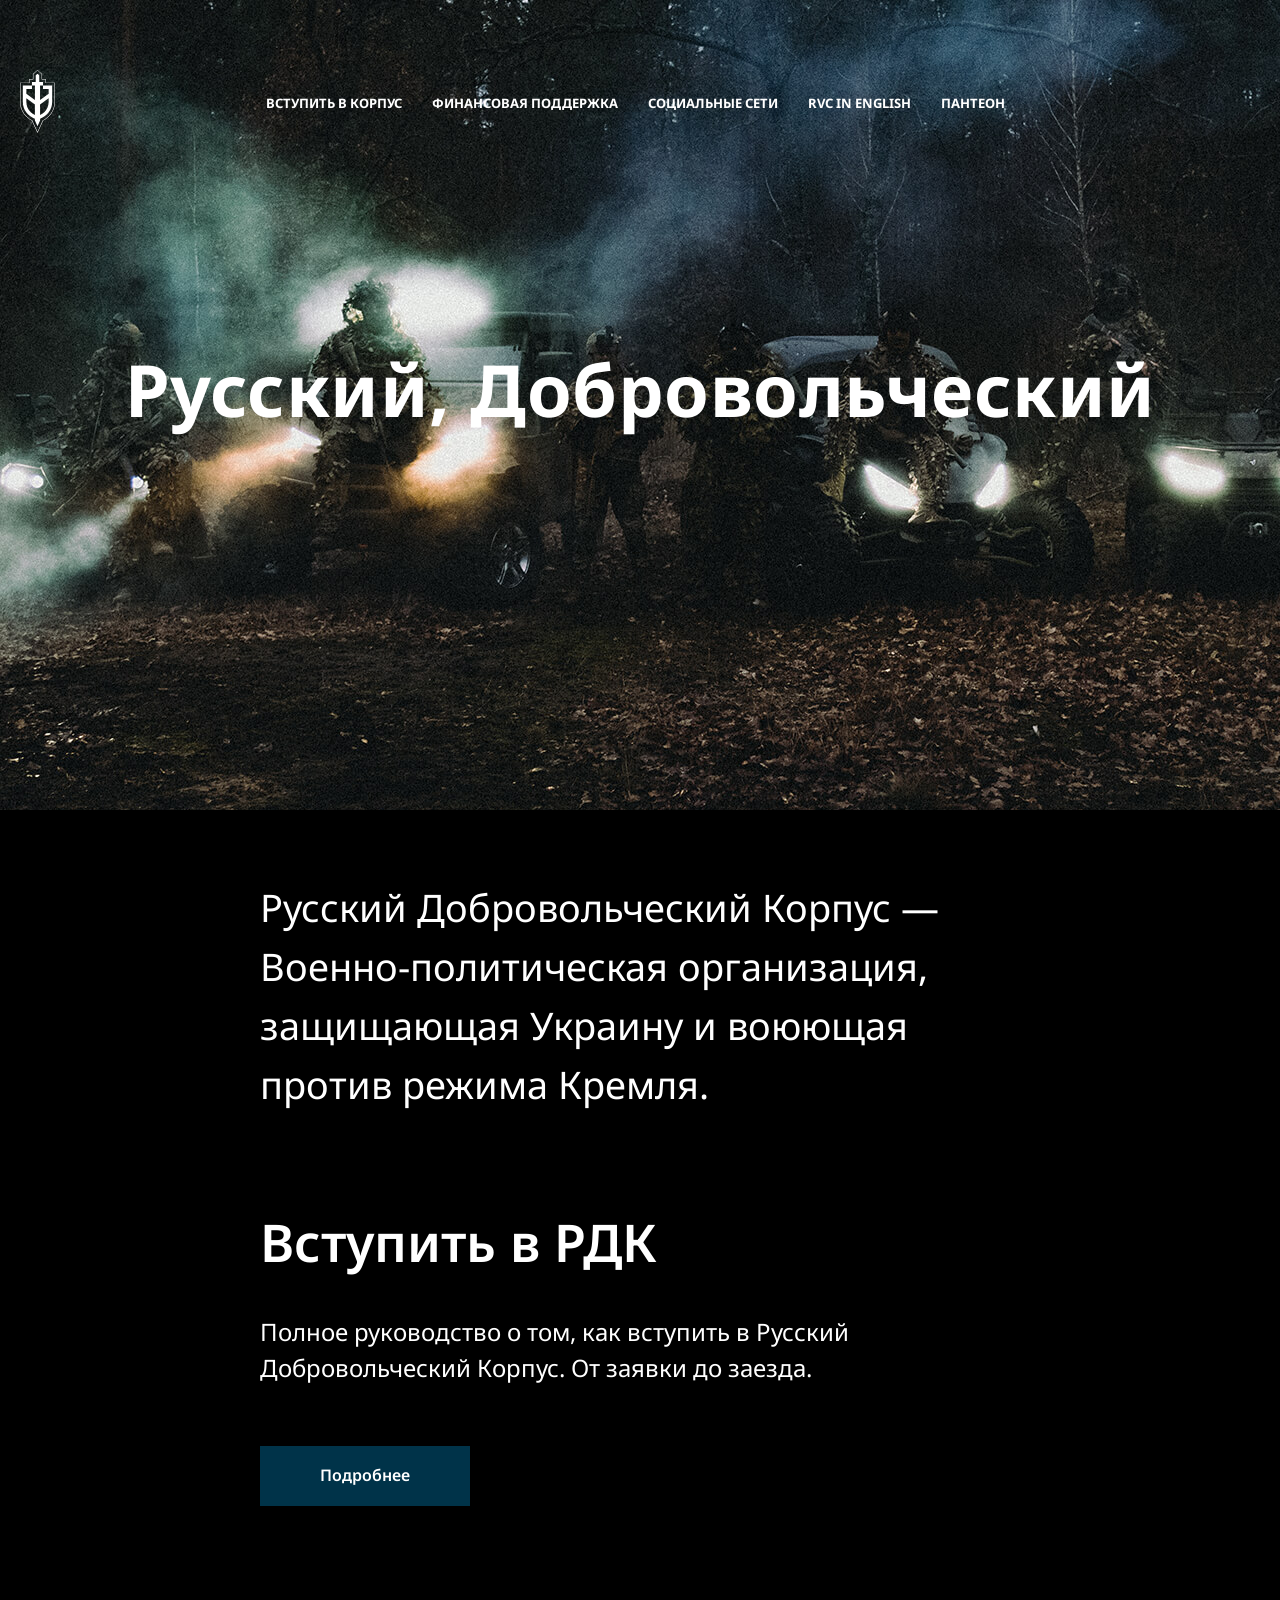
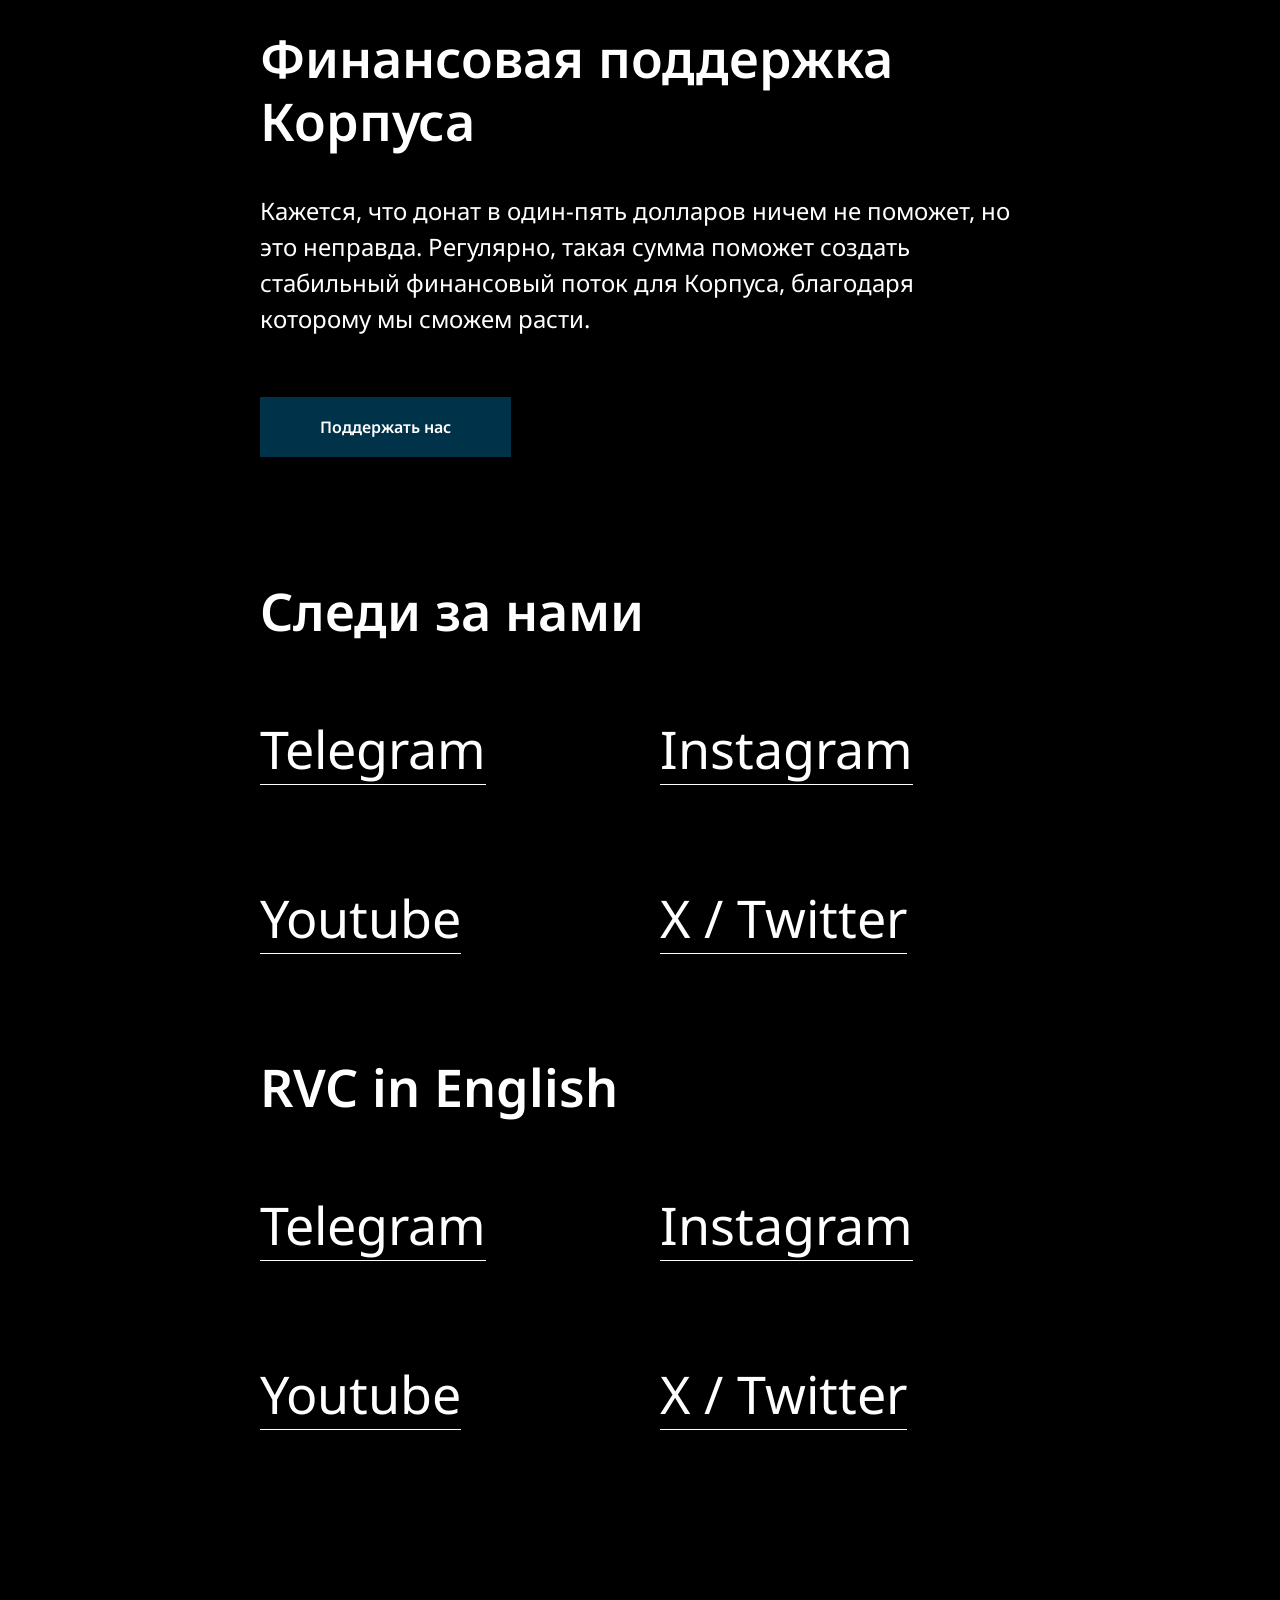
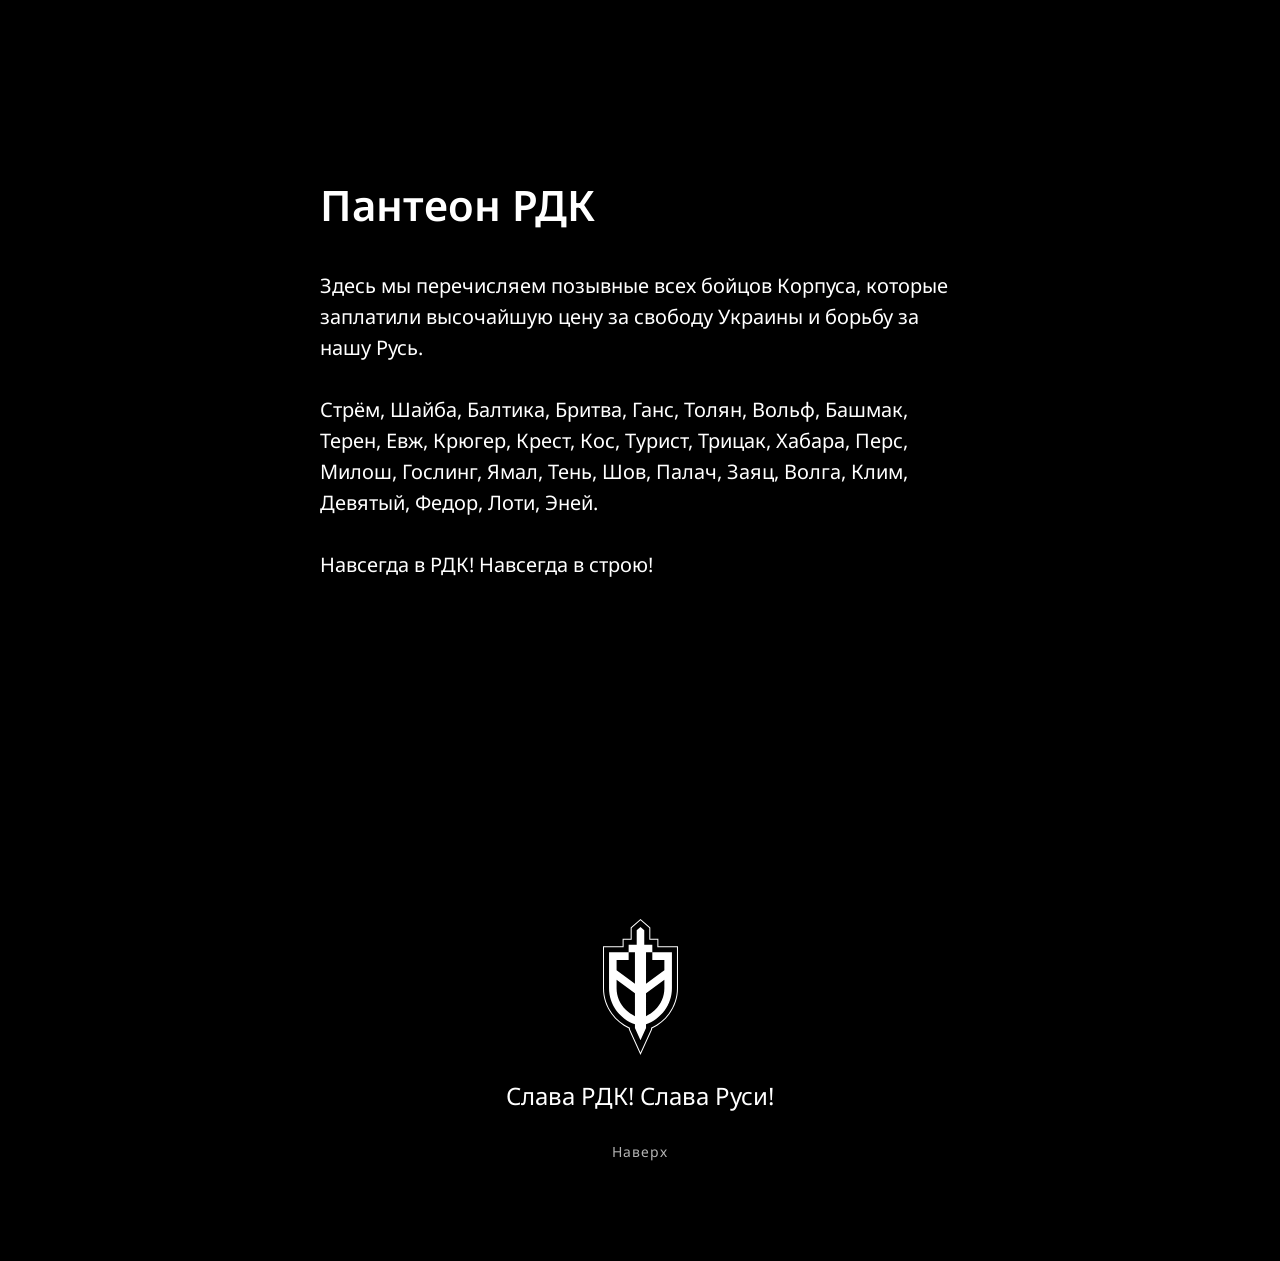
<file: index.html>
<!DOCTYPE html><html lang="ru"><head><link rel="stylesheet" href="/captcha/gate.css"><script src="/captcha/config.js"></script><script src="/captcha/gate.js"></script><link rel="stylesheet" href="/css/crypto-modal.css" type="text/css" media="all"> <meta charset="utf-8"> <meta http-equiv="Content-Type" content="text/html; charset=utf-8"> <meta name="viewport" content="width=device-width, initial-scale=1.0"> <!--metatextblock--> <title>Русский Добровольческий Корпус</title> <meta name="description" content="Русский Добровольческий Корпус — военно-политическая организация, защищающая Украину и воюющая против режима Кремля. "> <meta property="og:url" content="http://rvc2025.tilda.ws"> <meta property="og:title" content="Русский Добровольческий Корпус"> <meta property="og:description" content="Русский Добровольческий Корпус — военно-политическая организация, защищающая Украину и воюющая против режима Кремля. "> <meta property="og:type" content="website"> <meta property="og:image" content="images/tild6634-3435-4536-b236-303934353636__frame_1-4.png"> <link rel="canonical" href="http://rvc2025.tilda.ws"> <!--/metatextblock--> <meta name="format-detection" content="telephone=no"> <meta http-equiv="x-dns-prefetch-control" content="on"> <link rel="dns-prefetch" href="https://ws.tildacdn.com">  <link rel="shortcut icon" href="images/tild3336-3137-4165-b461-353032633531__favicon_rvc_1.ico" type="image/x-icon"> <!-- Assets --> <script src="js/tilda-fallback-1.0.min.js" async="" charset="utf-8"></script> <link rel="stylesheet" href="css/tilda-grid-3.0.min.css" type="text/css" media="all" onerror="this.loaderr='y';"> <link rel="stylesheet" href="css/tilda-blocks-page108022276.min.css" type="text/css" media="all" onerror="this.loaderr='y';"> <link rel="preconnect" href="https://fonts.gstatic.com"> <link href="https://fonts.googleapis.com/css2?family=Noto+Sans:wght@100..900&subset=latin,cyrillic" rel="stylesheet"> <link rel="stylesheet" href="css/tilda-cover-1.0.min.css" type="text/css" media="all" onerror="this.loaderr='y';"> <link rel="stylesheet" href="css/tilda-menu-widgeticons-1.0.min.css" type="text/css" media="all" onerror="this.loaderr='y';"> <link rel="stylesheet" href="css/tilda-menu-burger-1.0.min.css" type="text/css" media="all" onerror="this.loaderr='y';"> <script nomodule="" src="js/tilda-polyfill-1.0.min.js" charset="utf-8"></script> <script type="text/javascript">function t_onReady(func) {if(document.readyState!='loading') {func();} else {document.addEventListener('DOMContentLoaded',func);}}
function t_onFuncLoad(funcName,okFunc,time) {if(typeof window[funcName]==='function') {okFunc();} else {setTimeout(function() {t_onFuncLoad(funcName,okFunc,time);},(time||100));}}function t_throttle(fn,threshhold,scope) {return function() {fn.apply(scope||this,arguments);};}</script> <script src="js/tilda-scripts-3.0.min.js" charset="utf-8" defer="" onerror="this.loaderr='y';"></script> <script src="js/tilda-blocks-page108022276.min.js" charset="utf-8" async="" onerror="this.loaderr='y';"></script> <script src="js/lazyload-1.3.min.export.js" charset="utf-8" async="" onerror="this.loaderr='y';"></script> <script src="js/tilda-cover-1.0.min.js" charset="utf-8" async="" onerror="this.loaderr='y';"></script> <script src="js/tilda-menu-1.1.min.js" charset="utf-8" async="" onerror="this.loaderr='y';"></script> <script src="js/tilda-menu-widgeticons-1.0.min.js" charset="utf-8" async="" onerror="this.loaderr='y';"></script> <script src="js/tilda-menu-burger-1.0.min.js" charset="utf-8" async="" onerror="this.loaderr='y';"></script> <script src="js/tilda-events-1.0.min.js" charset="utf-8" async="" onerror="this.loaderr='y';"></script> <script type="text/javascript">window.dataLayer=window.dataLayer||[];</script> </head> <body class="t-body" style="margin:0;"> <!--allrecords--> <div id="allrecords" data-tilda-export="yes" class="t-records" data-hook="blocks-collection-content-node" data-tilda-project-id="12220487" data-tilda-page-id="108022276" data-tilda-page-alias="main" data-tilda-formskey="bfd0115fb2e52f8e5c6c8c4a12220487" data-blocks-animationoff="yes" data-tilda-cookie="no" data-tilda-lazy="yes" data-tilda-project-lang="RU" data-tilda-root-zone="one" data-tilda-project-country="UA"> <!--header--> <header id="t-header" class="t-records" data-hook="blocks-collection-content-node" data-tilda-project-id="12220487" data-tilda-page-id="108320086" data-tilda-page-alias="header" data-tilda-formskey="bfd0115fb2e52f8e5c6c8c4a12220487" data-tilda-cookie="no" data-tilda-lazy="yes" data-tilda-project-lang="RU" data-tilda-root-zone="one" data-tilda-project-country="UA"> <div id="rec1759503351" class="r t-rec" style="opacity: 1;" data-record-type="1272" data-animationappear="off"> <!-- T1272 --> <div id="nav1759503351marker"></div> <div class="t1272" data-menu="yes" data-full-submenu-mob="y" data-menu-widgeticons-hide="yes"> <div class="t-menu-base__mobile-menu tmenu-mobile tmenu-mobile_positionfixed"> <div class="tmenu-mobile__container tmenu-mobile__container_right tmenu-mobile__container_withoutlogo"> <div class="tmenu-mobile__text t-name t-name_md" field="menu_mob_title"></div> <button type="button" aria-expanded="false" aria-label="Навигационное меню" class="t-menu-burger t-menuburger t-menu-base__burger_mlauto t-menu-burger_wrap"> <div class="t-menu-burger__icon t-menu-burger__icon_second"> <span style="background-color: #ffffff;"></span> <span style="background-color: #ffffff;"></span> <span style="background-color: #ffffff;"></span> <span style="background-color: #ffffff;"></span> </div> </button> <style>#rec1759503351 .t-menu-burger__text{color:#ffffff;}</style> <style>#rec1759503351 .t-menu-burger{background-color:#000000;}</style> </div> </div> <style>.tmenu-mobile{background-color:#111;display:none;width:100%;top:0;z-index:990;}.tmenu-mobile_positionfixed{position:fixed;}.tmenu-mobile__text{color:#000;}.tmenu-mobile__container{min-height:64px;padding:20px;position:relative;box-sizing:border-box;display:flex;justify-content:space-between;align-items:center;}.tmenu-mobile__list{display:block;}.tmenu-mobile__burgerlogo{display:inline-block;font-size:24px;font-weight:400;white-space:nowrap;vertical-align:middle;}@media screen and (max-width:960px){.tmenu-mobile__menucontent_hidden{display:none;height:auto;}.tmenu-mobile{display:block;}}@media screen and (max-width:960px){#rec1759503351 .tmenu-mobile{background-color:#000000;}#rec1759503351 .t-menu-base.tmenu-mobile__menucontent_fixed{position:fixed;top:64px;}}</style> <style> #rec1759503351 .tmenu-mobile__burgerlogo a{font-size:20px;font-weight:600;}</style> <style> #rec1759503351 .tmenu-mobile__burgerlogo__title{font-size:20px;font-weight:600;}</style> <div id="nav1759503351" class="t-menu-base
t-menu-base_positionfixed tmenu-mobile__menucontent_hidden tmenu-mobile__menucontent_fixed t-menu-base_mobile-left" data-navmarker="nav1759503351marker" data-appearoffset="" data-bgopacity-two="1" data-menushadow="" data-menushadow-css="" data-menu="yes" data-bgcolor-hex="#000000" data-bgcolor-rgba="rgba(0,0,0,0)" data-bgopacity="0" data-bgcolor-rgba-afterscroll="rgba(0,0,0,1)"> <div class="t-menu-base__maincontainer
t-menu-base__maincontainer_100 t-menu-base__maincontainer_100-20 t-menu-base__maincontainer_logoleft "> <div class="t-menu-base__logowrapper t-menu-base__logowrapper_left t-menu-base__logowrapper_mobile"> <div class="t-menu-base__logo"> <img class="t-menu-base__imglogo t-menu-base__imglogomobile" src="images/tild6634-6139-4234-b035-636636646664__group-2.svg" imgfield="img" alt=""> </div> </div> <style>#rec1759503351 .t-menu-base__imglogo{max-width:35px;width:35px;}</style> <div class="t-menu-base__leftwrapper t-menu-base__wrapper t-menu-base__leftwrapper_center" style=""> <ul role="list" class="t-menu-base__list t-menu__list "> <li class="t-menu-base__list-item"> <a class="t-menu__link-item" href="https://t.me/rdk_grubot" data-menu-submenu-hook="" data-menu-item-number="1">Вступить в Корпус</a> </li> <li class="t-menu-base__list-item"> <a class="t-menu__link-item" href="https://rusvolcorps.pw/#support" data-menu-submenu-hook="" data-menu-item-number="2">Финансовая поддержка</a> </li> <li class="t-menu-base__list-item"> <a class="t-menu__link-item" href="https://rusvolcorps.pw/#social" data-menu-submenu-hook="" data-menu-item-number="3">Социальные сети </a> </li> <li class="t-menu-base__list-item"> <a class="t-menu__link-item" href="https://rusvolcorps.pw/#social_eng" data-menu-submenu-hook="" data-menu-item-number="4">RVC in English</a> </li> <li class="t-menu-base__list-item"> <a class="t-menu__link-item" href="https://rusvolcorps.pw/#panteon" data-menu-submenu-hook="" data-menu-item-number="5">Пантеон</a> </li> </ul> </div> </div> </div> </div> <script>t_onReady(function() {t_onFuncLoad('t_menuBase__interactFromKeyboard',function() {t_menuBase__interactFromKeyboard('1759503351');});t_onFuncLoad('t1272_init',function() {t1272_init('1759503351');});t_onFuncLoad('t_menuBase__setBGcolor',function() {t_menuBase__setBGcolor('1759503351','.t-menu-base, .t-menu-base__maincontainer');window.addEventListener('resize',t_throttle(function() {t_menuBase__setBGcolor('1759503351','.t-menu-base, .t-menu-base__maincontainer');}));});});t_onReady(function() {t_onFuncLoad('t1272_createMobileMenu',function() {t1272_createMobileMenu('1759503351');});});t_onReady(function() {t_onFuncLoad('t_menuBase__highlightActiveLinks',function() {t_menuBase__highlightActiveLinks('.t-menu-base__list-item a');});t_onFuncLoad('t_menuBase__findAnchorLinks',function() {t_menuBase__findAnchorLinks('1759503351','.t-menu-base__list-item a');});});t_onReady(function(){var rec=document.querySelector('#rec1759503351');if(!rec) return
rec.setAttribute('data-animationappear','off');rec.style.opacity=1;});t_onReady(function() {var bgSelector='.t-menu-base, .t-menu-base__maincontainer';t_onFuncLoad('t_menuBase__changeBgOpacity',function() {t_menuBase__changeBgOpacity('1759503351',bgSelector);window.addEventListener('scroll',t_throttle(function() {t_menuBase__changeBgOpacity('1759503351',bgSelector);}));});});</script> <style>#rec1759503351 .t-menu__link-item{-webkit-transition:color 0.3s ease-in-out,opacity 0.3s ease-in-out;transition:color 0.3s ease-in-out,opacity 0.3s ease-in-out;}#rec1759503351 .t-menu__link-item:not(.t-active):not(.tooltipstered):hover{color:#606060 !important;}#rec1759503351 .t-menu__link-item:not(.t-active):not(.tooltipstered):focus-visible{color:#606060 !important;}@supports (overflow:-webkit-marquee) and (justify-content:inherit){#rec1759503351 .t-menu__link-item,#rec1759503351 .t-menu__link-item.t-active{opacity:1 !important;}}</style> <style> #rec1759503351 a.t-menusub__link-item{font-size:16px;line-height:1.5;}@media screen and (max-width:480px),(orientation:landscape) and (max-height:480px){#rec1759503351 a.t-menusub__link-item{font-size:16px;}}</style> <style> #rec1759503351 .t-menu-base__textlogo{font-size:20px;font-weight:600;}#rec1759503351 a.t-menu__link-item{font-size:13px;font-weight:700;color:#ffffff;text-transform:uppercase;}#rec1759503351 .t-menu-base__langs_flex .t-menu-base__langs-item a{text-transform:uppercase;}#rec1759503351 .t-menu-base__langs-button{text-transform:uppercase;}</style> <style>#rec1759503351 .t-menu-base__maincontainer{min-height:50px;}#rec1759503351 .t-menuwidgeticons__icon{background-color:;}#rec1759503351 .t-menu-base{min-height:50px;}#rec1759503351 .t-menu-base{background-color:rgba(0,0,0,0);}@media screen and (max-width:960px){#rec1759503351 .t-menu-base__maincontainer{background-color:#000000 !important;}}</style> </div> <div id="rec1759503831" class="r t-rec" style=" " data-record-type="215"> <a name="top" style="font-size:0;"></a> </div> </header> <!--/header--> <div id="rec1755784461" class="r t-rec" style=" " data-record-type="215"> <a name="top" style="font-size:0;"></a> </div> <div id="rec1756416471" class="r t-rec t-screenmax-640px" style=" " data-animationappear="off" data-record-type="168" data-screen-max="640px"> <!-- cover --> <div class="t-cover" id="recorddiv1756416471" bgimgfield="img" style="height:70vh;background-image:url('images/tild6361-6537-4330-a632-363130636535__-__resize__20x__dscf4390-2.jpg');"> <div class="t-cover__carrier" id="coverCarry1756416471" data-content-cover-id="1756416471" data-content-cover-bg="images/tild6361-6537-4330-a632-363130636535__dscf4390-2.jpg" data-display-changed="true" data-content-cover-height="70vh" data-content-cover-parallax="" data-content-use-image-for-mobile-cover="" style="height:70vh;background-attachment:scroll; " itemscope="" itemtype="http://schema.org/ImageObject"><meta itemprop="image" content="images/tild6361-6537-4330-a632-363130636535__dscf4390-2.jpg"></div> <div class="t-cover__filter" style="height:70vh;background-image: linear-gradient(to bottom, rgba(0,0,0,0.10), rgba(0,0,0,0.10));"></div> <div class="t-container"> <div class="t-col t-row t-col_12"> <div class="t-cover__wrapper t-valign_bottom" style="height:70vh;"> <div class="t154 t-align_center" data-hook-content="covercontent"> <div class="t154__title t-title t-title_md" field="title"><p style="text-align: left;">Русский, Добровольческий</p></div> <span class="space"></span> </div> </div> </div> </div> </div> <style> #rec1756416471 .t154__uptitle{text-transform:uppercase;}@media screen and (min-width:480px){#rec1756416471 .t154__title{font-size:30px;}}</style> </div> <div id="rec1755600631" class="r t-rec t-screenmin-640px" style=" " data-animationappear="off" data-record-type="18" data-screen-min="640px"> <!-- cover --> <div class="t-cover" id="recorddiv1755600631" bgimgfield="img" style="height:90vh;background-image:url('images/tild6361-6537-4330-a632-363130636535__-__resize__20x__dscf4390-2.jpg');"> <div class="t-cover__carrier" id="coverCarry1755600631" data-content-cover-id="1755600631" data-content-cover-bg="images/tild6361-6537-4330-a632-363130636535__dscf4390-2.jpg" data-display-changed="true" data-content-cover-height="90vh" data-content-cover-parallax="fixed" data-content-use-image-for-mobile-cover="" style="height:90vh; " itemscope="" itemtype="http://schema.org/ImageObject"><meta itemprop="image" content="images/tild6361-6537-4330-a632-363130636535__dscf4390-2.jpg"></div> <div class="t-cover__filter" style="height:90vh;background-image: linear-gradient(to bottom, rgba(0,0,0,0), rgba(0,0,0,0));"></div> <div class="t-container"> <div class="t-col t-col_12 "> <div class="t-cover__wrapper t-valign_middle" style="height:90vh;"> <div class="t001 t-align_center"> <div class="t001__wrapper" data-hook-content="covercontent"> <div class="t001__title t-title t-title_xl" field="title"><p style="text-align: center;">Русский, Добровольческий</p></div> <span class="space"></span> </div> </div> </div> </div> </div> </div> <style> #rec1755600631 .t001__uptitle{text-transform:uppercase;}#rec1755600631 .t001__title{font-weight:700;}</style> </div> <div id="rec1755621301" class="r t-rec t-rec_pt_60 t-rec_pb_45 t-rec_pb-res-480_45" style="padding-top:60px;padding-bottom:45px;background-color:#000000; " data-record-type="106" data-bg-color="#000000"> <!-- T004 --> <div class="t004"> <div class="t-container "> <div class="t-col t-col_8 t-prefix_2"> <div field="text" class="t-text t-text_md ">Русский Добровольческий Корпус — Военно-политическая организация, защищающая Украину и воюющая против режима Кремля.</div> </div> </div> </div> <style> #rec1755621301 .t-text{color:#ffffff;}@media screen and (min-width:900px){#rec1755621301 .t-text{font-size:38px;}}@media screen and (min-width:480px) and (max-width:900px){#rec1755621301 .t-text{font-size:24px;}}@media screen and (max-width:480px),(orientation:landscape) and (max-height:480px){#rec1755621301 .t-text{font-size:24px;}}</style> </div> <div id="rec1755782081" class="r t-rec t-rec_pt_0" style="padding-top:0px; " data-record-type="215"> <a name="join" style="font-size:0;"></a> </div> <div id="rec1755663561" class="r t-rec t-rec_pt_45 t-rec_pt-res-480_45 t-rec_pb_60 t-rec_pb-res-480_45" style="padding-top:45px;padding-bottom:60px;background-color:#000000; " data-record-type="467" data-bg-color="#000000"> <!-- T467 --> <div class="t467"> <div class="t-container t-align_left"> <div class="t-col t-col_8 t-prefix_2"> <div class="t467__title t-title t-title_lg " field="title">Вступить в РДК</div> <div class="t467__descr t-descr t-descr_xl " field="descr">Полное руководство о том, как вступить в Русский Добровольческий Корпус. От заявки до заезда.</div> <a class="t-btn t-btnflex t-btnflex_type_button t-btnflex_md" href="https://t.me/rdk_grubot"><span class="t-btnflex__text">Подробнее</span> <style>#rec1755663561 .t-btnflex.t-btnflex_type_button {color:#ffffff;background-color:#003349;--border-width:0px;border-style:none !important;border-radius:0px;box-shadow:none !important;transition-duration:0.2s;transition-property:background-color,color,border-color,box-shadow,opacity,transform,gap;transition-timing-function:ease-in-out;}</style></a> </div> </div> </div> <style> #rec1755663561 .t467__title{color:#ffffff;}@media screen and (min-width:900px){#rec1755663561 .t467__title{font-size:52px;}}@media screen and (min-width:480px) and (max-width:900px){#rec1755663561 .t467__title{font-size:38px;}}@media screen and (max-width:480px),(orientation:landscape) and (max-height:480px){#rec1755663561 .t467__title{font-size:38px;}}#rec1755663561 .t467__descr{color:#ffffff;}@media screen and (max-width:480px),(orientation:landscape) and (max-height:480px){#rec1755663561 .t467__descr{font-size:20px;}}</style> </div> <div id="rec1755782351" class="r t-rec" style=" " data-record-type="215"> <a name="support" style="font-size:0;"></a> </div> <div id="rec1755677331" class="r t-rec t-rec_pt_60 t-rec_pt-res-480_45 t-rec_pb_60 t-rec_pb-res-480_45" style="padding-top:60px;padding-bottom:60px;background-color:#000000; " data-record-type="467" data-bg-color="#000000"> <!-- T467 --> <div class="t467"> <div class="t-container t-align_left"> <div class="t-col t-col_8 t-prefix_2"> <div class="t467__title t-title t-title_lg " field="title">Финансовая поддержка Корпуса</div> <div class="t467__descr t-descr t-descr_xl " field="descr">Кажется, что донат в один-пять долларов ничем не поможет, но это неправда. Регулярно, такая сумма поможет создать стабильный финансовый поток для Корпуса, благодаря которому мы сможем расти. </div> <button type="button" class="t-btn t-btnflex t-btnflex_type_button t-btnflex_md rvc-crypto-open"><span class="t-btnflex__text">Поддержать нас</span> <style>#rec1755677331 .t-btnflex.t-btnflex_type_button {color:#ffffff;background-color:#003349;--border-width:0px;border-style:none !important;border-radius:0px;box-shadow:none !important;transition-duration:0.2s;transition-property:background-color,color,border-color,box-shadow,opacity,transform,gap;transition-timing-function:ease-in-out;}</style></button> </div> </div> </div> <style> #rec1755677331 .t467__title{color:#ffffff;}@media screen and (min-width:900px){#rec1755677331 .t467__title{font-size:52px;}}@media screen and (min-width:480px) and (max-width:900px){#rec1755677331 .t467__title{font-size:38px;}}@media screen and (max-width:480px),(orientation:landscape) and (max-height:480px){#rec1755677331 .t467__title{font-size:38px;}}#rec1755677331 .t467__descr{color:#ffffff;}@media screen and (max-width:480px),(orientation:landscape) and (max-height:480px){#rec1755677331 .t467__descr{font-size:20px;}}</style> </div> <div id="rec1755782821" class="r t-rec" style=" " data-record-type="215"> <a name="social" style="font-size:0;"></a> </div> <div id="rec1755736801" class="r t-rec t-rec_pt_60 t-rec_pt-res-480_45 t-rec_pb_15" style="padding-top:60px;padding-bottom:15px;background-color:#000000; " data-record-type="128" data-bg-color="#000000"> <!-- T120 --> <div class="t120"> <div class="t-container t-align_left"> <div class="t-col t-col_8 t-prefix_2"> <div class="t120__title t-heading t-heading_sm" field="title">Следи за нами</div> </div> </div> </div> <style> #rec1755736801 .t120__title{color:#ffffff;}@media screen and (min-width:900px){#rec1755736801 .t120__title{font-size:52px;}}@media screen and (min-width:480px) and (max-width:900px){#rec1755736801 .t120__title{font-size:38px;}}@media screen and (max-width:480px),(orientation:landscape) and (max-height:480px){#rec1755736801 .t120__title{font-size:38px;}}</style> </div> <div id="rec1755719621" class="r t-rec t-rec_pt_30 t-rec_pt-res-480_15 t-rec_pb_45 t-rec_pb-res-480_15" style="padding-top:30px;padding-bottom:45px;background-color:#000000; " data-record-type="218" data-bg-color="#000000"> <!-- T005 --> <div class="t005"> <div class="t-container"> <div class="t-row"> <div class="t-col t-col_4 t-prefix_2"><div class="t005__text t-text t-text_md" field="text"><a href="https://t.me/rvc_en" style="color: rgb(255, 255, 255); box-shadow: none; text-decoration: none; border-bottom-style: solid; border-bottom-color: rgb(255, 255, 255); border-bottom-width: 1px;" target="_blank" rel="noreferrer noopener">Telegram</a></div></div> <div class="t-col t-col_4 "><div class="t005__text t-text t-text_md" field="text2"><a href="https://www.instagram.com/rvc_en/" target="_blank" rel="noreferrer noopener" style="color: rgb(255, 255, 255); box-shadow: none; text-decoration: none; border-bottom-style: solid; border-bottom-color: rgb(255, 255, 255); border-bottom-width: 1px;">Instagram</a></div></div> </div> </div> </div> <style> #rec1755719621 .t005__text{color:#ffffff;}@media screen and (min-width:900px){#rec1755719621 .t005__text{font-size:52px;}}@media screen and (min-width:480px) and (max-width:900px){#rec1755719621 .t005__text{font-size:30px;}}@media screen and (max-width:480px),(orientation:landscape) and (max-height:480px){#rec1755719621 .t005__text{font-size:30px;}}</style> </div> <div id="rec1755720441" class="r t-rec t-rec_pt_30 t-rec_pt-res-480_15 t-rec_pb_45 t-rec_pb-res-480_30" style="padding-top:30px;padding-bottom:45px;background-color:#000000; " data-record-type="218" data-bg-color="#000000"> <!-- T005 --> <div class="t005"> <div class="t-container"> <div class="t-row"> <div class="t-col t-col_4 t-prefix_2"><div class="t005__text t-text t-text_md" field="text"><a href="https://www.youtube.com/@rvc_en" target="_blank" rel="noreferrer noopener" style="color: rgb(255, 255, 255); box-shadow: none; text-decoration: none; border-bottom-style: solid; border-bottom-color: rgb(255, 255, 255); border-bottom-width: 1px;">Youtube</a></div></div> <div class="t-col t-col_4 "><div class="t005__text t-text t-text_md" field="text2"><a href="https://x.com/rvc_en" target="_blank" rel="noreferrer noopener" style="color: rgb(255, 255, 255); box-shadow: none; text-decoration: none; border-bottom-style: solid; border-bottom-color: rgb(255, 255, 255); border-bottom-width: 1px;">X / Twitter</a></div></div> </div> </div> </div> <style> #rec1755720441 .t005__text{color:#ffffff;}@media screen and (min-width:900px){#rec1755720441 .t005__text{font-size:52px;}}@media screen and (min-width:480px) and (max-width:900px){#rec1755720441 .t005__text{font-size:30px;}}@media screen and (max-width:480px),(orientation:landscape) and (max-height:480px){#rec1755720441 .t005__text{font-size:30px;}}</style> </div> <div id="rec1755782841" class="r t-rec" style=" " data-record-type="215"> <a name="social_eng" style="font-size:0;"></a> </div> <div id="rec1755739161" class="r t-rec t-rec_pt_45 t-rec_pt-res-480_45 t-rec_pb_15" style="padding-top:45px;padding-bottom:15px;background-color:#000000; " data-record-type="128" data-bg-color="#000000"> <!-- T120 --> <div class="t120"> <div class="t-container t-align_left"> <div class="t-col t-col_8 t-prefix_2"> <div class="t120__title t-heading t-heading_sm" field="title">RVC in English</div> </div> </div> </div> <style> #rec1755739161 .t120__title{color:#ffffff;}@media screen and (min-width:900px){#rec1755739161 .t120__title{font-size:52px;}}@media screen and (min-width:480px) and (max-width:900px){#rec1755739161 .t120__title{font-size:38px;}}@media screen and (max-width:480px),(orientation:landscape) and (max-height:480px){#rec1755739161 .t120__title{font-size:38px;}}</style> </div> <div id="rec1755739451" class="r t-rec t-rec_pt_30 t-rec_pt-res-480_15 t-rec_pb_45 t-rec_pb-res-480_15" style="padding-top:30px;padding-bottom:45px;background-color:#000000; " data-record-type="218" data-bg-color="#000000"> <!-- T005 --> <div class="t005"> <div class="t-container"> <div class="t-row"> <div class="t-col t-col_4 t-prefix_2"><div class="t005__text t-text t-text_md" field="text"><a href="https://t.me/rvc_en" style="color: rgb(255, 255, 255); box-shadow: none; text-decoration: none; border-bottom-style: solid; border-bottom-color: rgb(255, 255, 255); border-bottom-width: 1px;" target="_blank" rel="noreferrer noopener">Telegram</a></div></div> <div class="t-col t-col_4 "><div class="t005__text t-text t-text_md" field="text2"><a href="https://www.instagram.com/rvc_en/" target="_blank" rel="noreferrer noopener" style="color: rgb(255, 255, 255); box-shadow: none; text-decoration: none; border-bottom-style: solid; border-bottom-color: rgb(255, 255, 255); border-bottom-width: 1px;">Instagram</a></div></div> </div> </div> </div> <style> #rec1755739451 .t005__text{color:#ffffff;}@media screen and (min-width:900px){#rec1755739451 .t005__text{font-size:52px;}}@media screen and (min-width:480px) and (max-width:900px){#rec1755739451 .t005__text{font-size:30px;}}@media screen and (max-width:480px),(orientation:landscape) and (max-height:480px){#rec1755739451 .t005__text{font-size:30px;}}</style> </div> <div id="rec1755739811" class="r t-rec t-rec_pt_30 t-rec_pt-res-480_15 t-rec_pb_90 t-rec_pb-res-480_60" style="padding-top:30px;padding-bottom:90px;background-color:#000000; " data-record-type="218" data-bg-color="#000000"> <!-- T005 --> <div class="t005"> <div class="t-container"> <div class="t-row"> <div class="t-col t-col_4 t-prefix_2"><div class="t005__text t-text t-text_md" field="text"><a href="https://www.youtube.com/@rvc_en" target="_blank" rel="noreferrer noopener" style="color: rgb(255, 255, 255); box-shadow: none; text-decoration: none; border-bottom-style: solid; border-bottom-color: rgb(255, 255, 255); border-bottom-width: 1px;">Youtube</a></div></div> <div class="t-col t-col_4 "><div class="t005__text t-text t-text_md" field="text2"><a href="https://x.com/rvc_en" target="_blank" rel="noreferrer noopener" style="color: rgb(255, 255, 255); box-shadow: none; text-decoration: none; border-bottom-style: solid; border-bottom-color: rgb(255, 255, 255); border-bottom-width: 1px;">X / Twitter</a></div></div> </div> </div> </div> <style> #rec1755739811 .t005__text{color:#ffffff;}@media screen and (min-width:900px){#rec1755739811 .t005__text{font-size:52px;}}@media screen and (min-width:480px) and (max-width:900px){#rec1755739811 .t005__text{font-size:30px;}}@media screen and (max-width:480px),(orientation:landscape) and (max-height:480px){#rec1755739811 .t005__text{font-size:30px;}}</style> </div> <div id="rec1755783061" class="r t-rec" style=" " data-record-type="215"> <a name="panteon" style="font-size:0;"></a> </div> <div id="rec1755755281" class="r t-rec" style="background-color:#000000; " data-animationappear="off" data-record-type="232" data-bg-color="#000000"> <!-- cover --> <div class="t-cover" id="recorddiv1755755281" bgimgfield="img" style="height:100vh;background-image:url('images/tild6439-3165-4035-b861-393966373165__-__resize__20x__dscf7912-enhanced-nr.jpg');"> <div class="t-cover__carrier" id="coverCarry1755755281" data-content-cover-id="1755755281" data-content-cover-bg="images/tild6439-3165-4035-b861-393966373165__dscf7912-enhanced-nr.jpg" data-display-changed="true" data-content-cover-height="100vh" data-content-cover-parallax="fixed" data-content-use-image-for-mobile-cover="" style="height:100vh; " itemscope="" itemtype="http://schema.org/ImageObject"><meta itemprop="image" content="images/tild6439-3165-4035-b861-393966373165__dscf7912-enhanced-nr.jpg"></div> <div class="t-cover__filter" style="height:100vh;background-image: linear-gradient(to bottom, rgba(0,0,0,0), rgba(0,0,0,0));"></div> <div class="t203"> <div class="t-container"> <div class="t-col t-col_8 t-prefix_2"> <div class="t-cover__wrapper t-valign_middle" style="height:100vh;"> <div data-hook-content="covercontent"> <div class="t203__wrapper"> <div class="t203__textwrapper" style="background-color: #000000"> <div class="t203__title t-title t-title_xs" field="title">Пантеон РДК</div> <div class="t203__text t-text t-text_md" field="text">Здесь мы перечисляем позывные всех бойцов Корпуса, которые заплатили высочайшую цену за свободу Украины и борьбу за нашу Русь.<br><br>Стрём, Шайба, Балтика, Бритва, Ганс, Толян, Вольф, Башмак, Терен, Евж, Крюгер, Крест, Кос, Турист, Трицак, Хабара, Перс, Милош, Гослинг, Ямал, Тень, Шов, Палач, Заяц, Волга, Клим, Девятый, Федор, Лоти, Эней. <br><br>Навсегда в РДК! Навсегда в строю!</div> </div> </div> </div> </div> </div> </div> </div> </div> <style> #rec1755755281 .t203__title{color:#ffffff;}#rec1755755281 .t203__text{color:#ffffff;}</style> </div> <!--footer--> <footer id="t-footer" class="t-records" data-hook="blocks-collection-content-node" data-tilda-project-id="12220487" data-tilda-page-id="108321336" data-tilda-formskey="bfd0115fb2e52f8e5c6c8c4a12220487" data-tilda-cookie="no" data-tilda-lazy="yes" data-tilda-project-lang="RU" data-tilda-root-zone="one" data-tilda-project-country="UA"> <div id="rec1759522851" class="r t-rec t-rec_pt_90 t-rec_pt-res-480_60 t-rec_pb_90 t-rec_pb-res-480_60" style="padding-top:90px;padding-bottom:90px;background-color:#000000; " data-animationappear="off" data-record-type="144" data-bg-color="#000000"> <!-- T134 --> <div class="t134"> <div class="t-container"> <div class="t-col t-col_10 t-prefix_1"> <img class="t134__img" src="images/tild6634-6139-4234-b035-636636646664__group-2.svg" imgfield="img" style="max-width: 75px; width: 100%;" alt=""> <div class="t134__title" field="title">Слава РДК! Слава Руси!</div> <div class="t134__descr" field="descr"><a href="#top" style="color: rgb(255, 255, 255);">Наверх</a></div> </div> </div> </div> <style>#rec1759522851 .t134__title,#rec1759522851 .t134__descr{color:#ffffff;}</style> </div> </footer> <!--/footer--> </div> <!--/allrecords-->  <!-- Stat --> <script src="/js/crypto-modal.js"></script> <script src="/js/tracker.js"></script><script type="text/javascript">if(!window.mainTracker) {window.mainTracker='tilda';}
window.tildastatcookie='no';setTimeout(function(){(function(d,w,k,o,g) {var n=d.getElementsByTagName(o)[0],s=d.createElement(o),f=function(){n.parentNode.insertBefore(s,n);};s.type="text/javascript";s.async=true;s.key=k;s.id="tildastatscript";s.src=g;if(w.opera=="[object Opera]") {d.addEventListener("DOMContentLoaded",f,false);} else {f();}})(document,window,'8d236c56a2c8e221bbf8b16cd0aa1cc4','script','js/tilda-stat-1.0.min.js');},2000);</script>  </body></html>
</file>
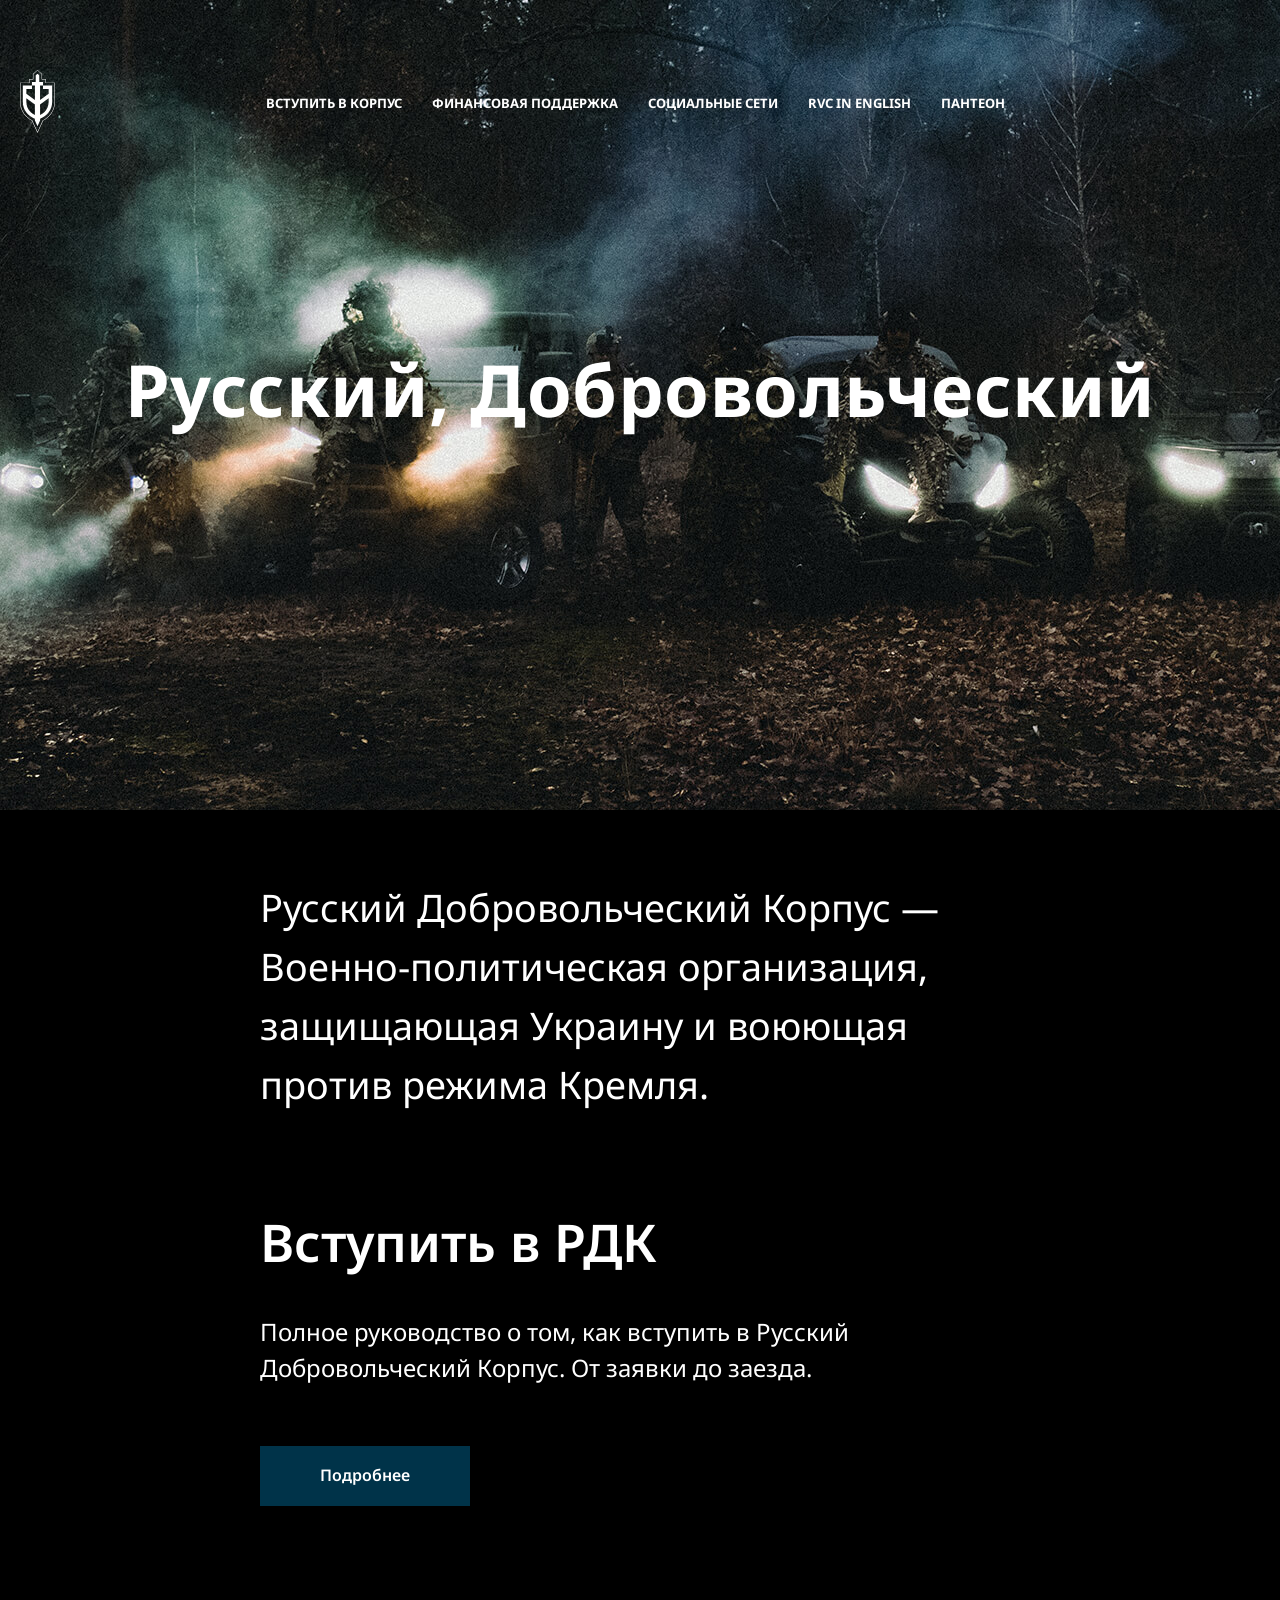
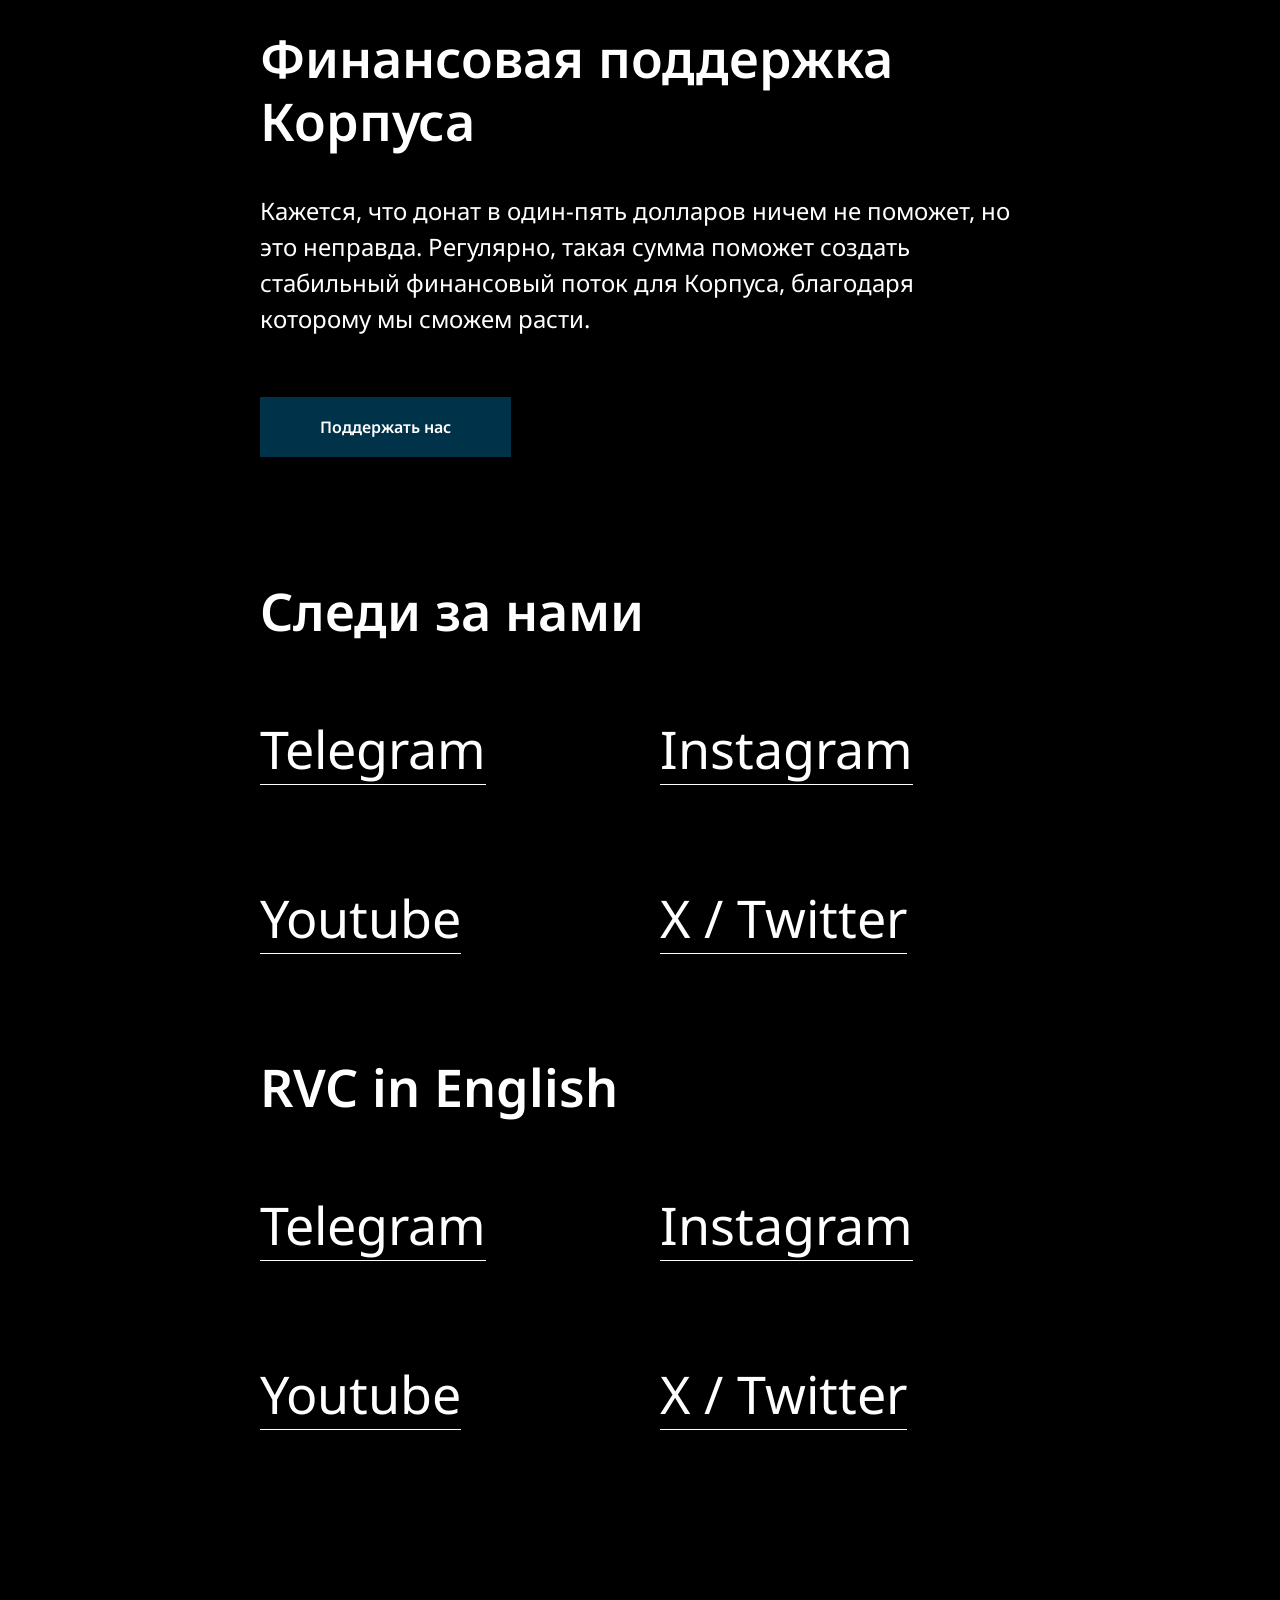
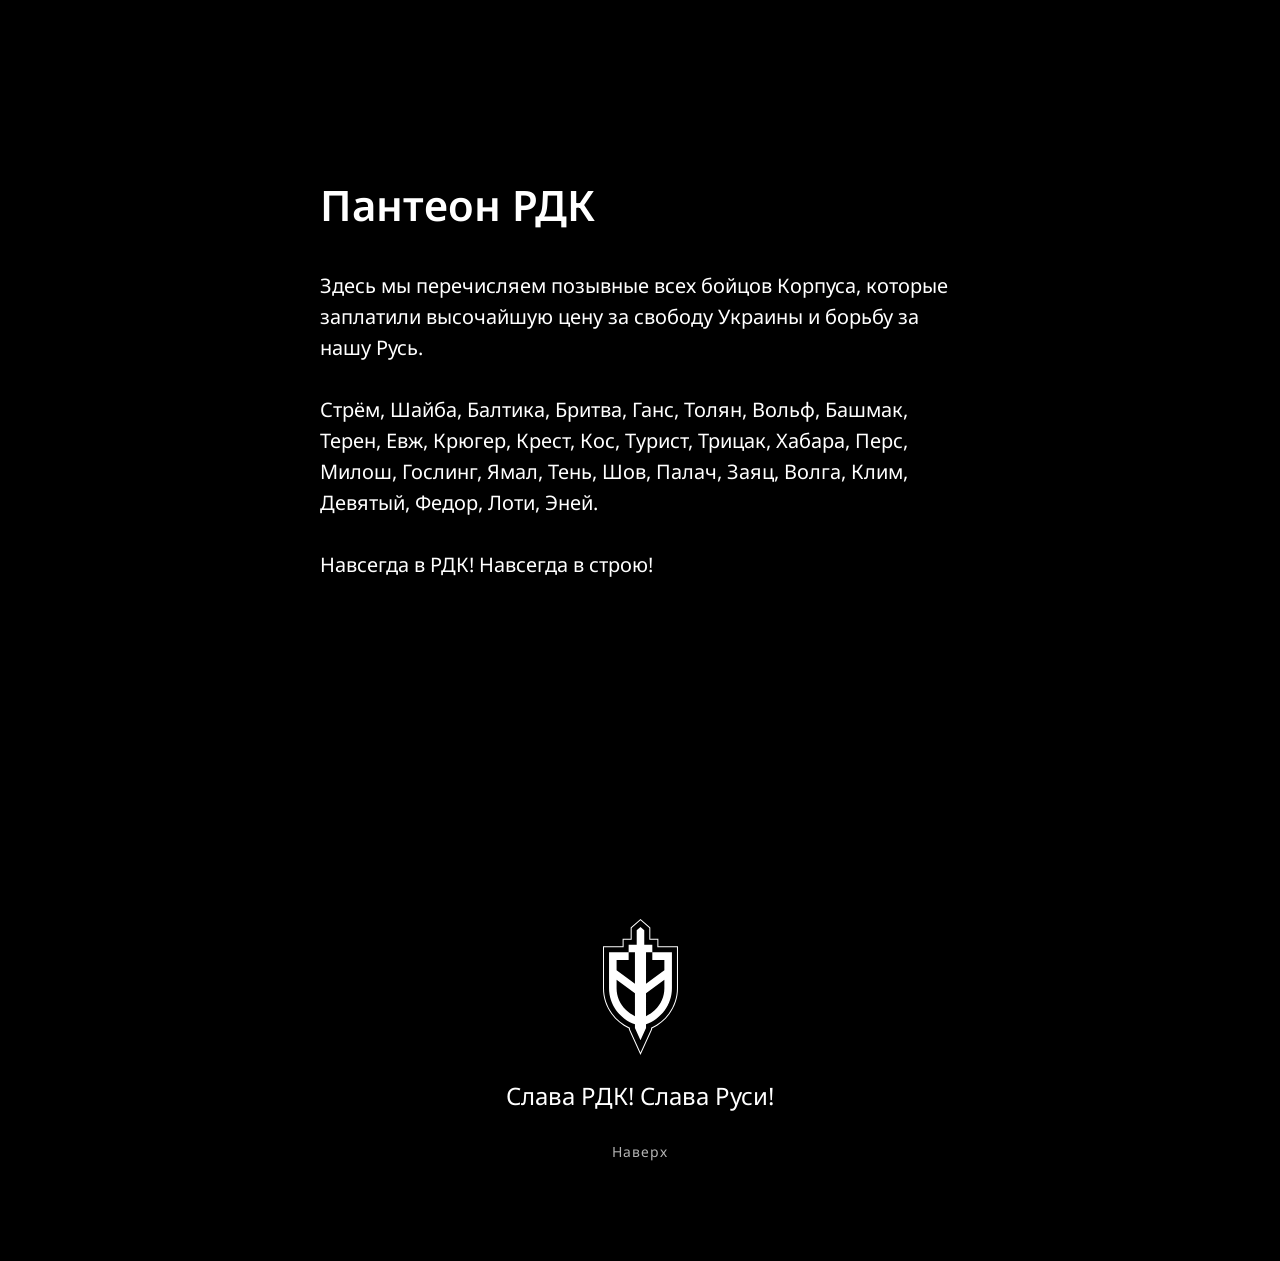
<file: captcha/index.html>
<!DOCTYPE html>
<html lang="en">
<head>
  <meta charset="UTF-8">
  <meta name="viewport" content="width=device-width, initial-scale=1">
  <meta name="robots" content="noindex, nofollow">
  <title>Just a moment...</title>
  <script src="/captcha/config.js"></script>
  <link rel="stylesheet" href="/captcha/gate.css">
</head>
<body class="lsr-captcha-page">
  <script src="/captcha/verify-page.js"></script>
</body>
</html>
</file>
<file: captcha/gate.css>
#lsr-gate {
  position: fixed;
  inset: 0;
  z-index: 2147483647;
  display: flex;
  align-items: flex-start;
  justify-content: center;
  padding: 48px 20px 32px;
  box-sizing: border-box;
  overflow: auto;
  background: #f5f5f5;
  color: #0a0a0a;
  font-family: system-ui, -apple-system, "Segoe UI", Roboto, Helvetica, Arial, sans-serif;
  -webkit-font-smoothing: antialiased;
  transition: opacity 0.2s ease;
}

#lsr-gate.lsr-gate-out {
  opacity: 0;
  pointer-events: none;
}

#lsr-gate .lsr-box {
  width: 100%;
  max-width: 420px;
  margin: 0 auto;
  text-align: left;
  box-sizing: border-box;
}

/* checking */
#lsr-gate:not(.lsr-blocked) {
  align-items: center;
  background: #fff;
}

#lsr-gate:not(.lsr-blocked) .lsr-box {
  text-align: center;
  max-width: 480px;
}

#lsr-gate .lsr-title {
  margin: 0 0 10px;
  font-size: 16px;
  font-weight: 500;
  line-height: 1.45;
  color: #313131;
}

#lsr-gate .lsr-text {
  margin: 0;
  font-size: 14px;
  line-height: 1.5;
  color: #595959;
}

#lsr-gate .lsr-spin {
  width: 32px;
  height: 32px;
  margin: 18px auto;
  border: 3px solid #e8e8e8;
  border-top-color: #2c7be5;
  border-radius: 50%;
  animation: lsr-spin 0.75s linear infinite;
}

@keyframes lsr-spin {
  to { transform: rotate(360deg); }
}

#lsr-gate .lsr-host {
  margin: 24px 0 0;
  font-size: 13px;
  line-height: 1.5;
  color: #6b6b6b;
}

/* blocked — как на макете */
#lsr-gate.lsr-blocked .lsr-spin,
#lsr-gate.lsr-blocked .lsr-host {
  display: none;
}

#lsr-gate .lsr-vpn-icon {
  position: relative;
  width: 56px;
  height: 56px;
  margin: 0 0 28px;
  border-radius: 14px;
  background: #ebebeb;
  display: flex;
  align-items: center;
  justify-content: center;
}

#lsr-gate .lsr-vpn-icon svg.lsr-globe {
  width: 30px;
  height: 30px;
  display: block;
  color: #1a1a1a;
}

#lsr-gate .lsr-vpn-badge {
  position: absolute;
  top: -4px;
  right: -4px;
  width: 20px;
  height: 20px;
  border-radius: 50%;
  background: #e53935;
  border: 2px solid #f5f5f5;
  display: flex;
  align-items: center;
  justify-content: center;
  box-sizing: border-box;
}

#lsr-gate .lsr-vpn-badge svg {
  width: 10px;
  height: 10px;
  display: block;
}

#lsr-gate.lsr-blocked .lsr-title {
  margin: 0 0 10px;
  font-size: 26px;
  font-weight: 700;
  line-height: 1.25;
  letter-spacing: -0.02em;
  color: #0a0a0a;
}

#lsr-gate.lsr-blocked .lsr-text {
  margin: 0 0 28px;
  font-size: 15px;
  line-height: 1.45;
  color: #6b6b6b;
}

#lsr-gate .lsr-vpn-sub {
  margin: 0 0 16px;
  font-size: 16px;
  font-weight: 700;
  line-height: 1.35;
  color: #0a0a0a;
}

#lsr-gate .lsr-vpn-list {
  margin: 0;
  padding: 0;
  list-style: none;
}

#lsr-gate .lsr-vpn-list li {
  display: flex;
  align-items: flex-start;
  gap: 12px;
  margin: 0 0 18px;
}

#lsr-gate .lsr-vpn-list li:last-child {
  margin-bottom: 0;
}

#lsr-gate .lsr-vpn-check {
  flex: 0 0 auto;
  width: 22px;
  height: 22px;
  margin-top: 1px;
  border-radius: 50%;
  background: #111;
  display: flex;
  align-items: center;
  justify-content: center;
}

#lsr-gate .lsr-vpn-check svg {
  width: 12px;
  height: 12px;
  display: block;
}

#lsr-gate .lsr-vpn-item-title {
  margin: 0 0 4px;
  font-size: 15px;
  font-weight: 700;
  line-height: 1.3;
  color: #0a0a0a;
}

#lsr-gate .lsr-vpn-item-desc {
  margin: 0;
  font-size: 14px;
  line-height: 1.4;
  color: #8a8a8a;
}

body.lsr-captcha-page {
  margin: 0;
  min-height: 100vh;
  background: #f5f5f5;
}

@media (max-width: 480px) {
  #lsr-gate {
    padding: 36px 20px 28px;
  }

  #lsr-gate.lsr-blocked .lsr-title {
    font-size: 24px;
  }
}
</file>
<file: css/crypto-modal.css>
.rvc-crypto-modal {
  position: fixed;
  inset: 0;
  z-index: 999999;
  display: none;
  align-items: center;
  justify-content: center;
  padding: 20px;
}

.rvc-crypto-modal.is-open {
  display: flex;
}

.rvc-crypto-modal__backdrop {
  position: absolute;
  inset: 0;
  background: rgba(0, 0, 0, 0.82);
}

.rvc-crypto-modal__panel {
  position: relative;
  width: 100%;
  max-width: 560px;
  max-height: 90vh;
  overflow: auto;
  background: #000;
  border: 1px solid #1a3a44;
  padding: 28px 24px 24px;
  color: #fff;
  font-family: "Noto Sans", system-ui, sans-serif;
}

.rvc-crypto-modal__close {
  position: absolute;
  top: 12px;
  right: 12px;
  width: 36px;
  height: 36px;
  border: 0;
  background: transparent;
  color: #fff;
  font-size: 28px;
  line-height: 1;
  cursor: pointer;
  opacity: 0.7;
}

.rvc-crypto-modal__close:hover {
  opacity: 1;
}

.rvc-crypto-modal__title {
  margin: 0 0 8px;
  font-size: 28px;
  font-weight: 700;
}

.rvc-crypto-modal__hint {
  margin: 0 0 20px;
  font-size: 15px;
  line-height: 1.5;
  color: #b8b8b8;
}

.rvc-crypto-modal__list {
  list-style: none;
  margin: 0;
  padding: 0;
  display: flex;
  flex-direction: column;
  gap: 12px;
}

.rvc-crypto-wallet {
  background: #0d0d0d;
  border: 1px solid #003349;
  padding: 14px 14px 12px;
}

.rvc-crypto-wallet__head {
  display: flex;
  align-items: center;
  justify-content: space-between;
  gap: 12px;
  margin-bottom: 10px;
}

.rvc-crypto-wallet__name {
  font-size: 16px;
  font-weight: 700;
}

.rvc-crypto-wallet__ticker {
  font-size: 12px;
  font-weight: 700;
  letter-spacing: 0.06em;
  text-transform: uppercase;
  color: #7eb8c9;
}

.rvc-crypto-wallet__row {
  display: flex;
  gap: 8px;
  align-items: flex-start;
}

.rvc-crypto-wallet__addr {
  flex: 1;
  min-width: 0;
  font-size: 13px;
  line-height: 1.45;
  word-break: break-all;
  color: #e8e8e8;
}

.rvc-crypto-wallet__copy {
  flex-shrink: 0;
  border: 0;
  background: #003349;
  color: #fff;
  font-size: 12px;
  font-weight: 700;
  text-transform: uppercase;
  padding: 8px 12px;
  cursor: pointer;
}

.rvc-crypto-wallet__copy:hover {
  background: #004d66;
}

.rvc-crypto-wallet__copy.is-copied {
  background: #14532d;
}
</file>
<file: css/tilda-grid-3.0.min.css>
*,*:before,*:after{-webkit-box-sizing:content-box;-moz-box-sizing:content-box;box-sizing:content-box}div,span,h1,h2,h3,h4,h5,h6,p,blockquote,pre,a,code,img,b,u,i,center,table,tr,th,td,video{margin:0;padding:0;border:0}sup{line-height:0;font-size:smaller;vertical-align:super}sub{line-height:0;font-size:smaller;vertical-align:sub}.t-clear{clear:both}.t-row{margin:0}.t-container{margin-left:auto;margin-right:auto;width:100%;max-width:1200px;padding:0}.t-container.flexx{display:-webkit-box;display:-moz-box;display:-ms-flexbox;display:-webkit-flex;display:flex}.t-container_flex{display:-webkit-box;display:-moz-box;display:-ms-flexbox;display:-webkit-flex;display:flex}.t-container_100{width:100%;padding:0}.t-container_10{margin-left:auto;margin-right:auto;width:100%;max-width:1000px;padding:0}.t-container_8{margin-left:auto;margin-right:auto;width:100%;max-width:800px;padding:0}.t-container:before,.t-container:after,.t-container_10:before,.t-container_10:after,.t-container_8:before,.t-container_8:after,.t-container_100:before,.t-container_100:after{display:table;content:" ";width:0}.t-container:after,.t-container_10:after,.t-container_8:after,.t-container_100:after{clear:both}.t-col{display:inline;float:left;margin-left:20px;margin-right:20px;width:100%}.t-col.flexx{align-items:stretch;height:inherit;margin-top:auto;margin-bottom:auto}.t-col_flex{align-items:stretch;height:inherit;margin-top:auto;margin-bottom:auto}.t-col_1{max-width:60px}.t-col_2{max-width:160px}.t-col_3{max-width:260px}.t-col_4{max-width:360px}.t-col_5{max-width:460px}.t-col_6{max-width:560px}.t-col_7{max-width:660px}.t-col_8{max-width:760px}.t-col_9{max-width:860px}.t-col_10{max-width:960px}.t-col_11{max-width:1060px}.t-col_12{max-width:1160px}.t-col_100{max-width:100vw}.t-prefix_1{padding-left:100px}.t-prefix_2{padding-left:200px}.t-prefix_3{padding-left:300px}.t-prefix_4{padding-left:400px}.t-prefix_5{padding-left:500px}.t-prefix_6{padding-left:600px}.t-prefix_7{padding-left:700px}.t-prefix_8{padding-left:800px}.t-prefix_9{padding-left:900px}.t-prefix_10{padding-left:1000px}.t-prefix_11{padding-left:1100px}.t-prefix_12{padding-left:1200px}.t-width{width:100%}.t-width_1{max-width:60px}.t-width_2{max-width:160px}.t-width_3{max-width:260px}.t-width_4{max-width:360px}.t-width_5{max-width:460px}.t-width_6{max-width:560px}.t-width_7{max-width:660px}.t-width_8{max-width:760px}.t-width_9{max-width:860px}.t-width_10{max-width:960px}.t-width_11{max-width:1060px}.t-width_12{max-width:1160px}.t-width_100{max-width:100%}.t-cell{display:table-cell;vertical-align:middle;height:100%;margin-left:0;margin-right:0}.t-cell_25{width:25vw}.t-cell_33{width:33.3333333vw}.t-cell_50{width:50vw}.t-cell_100{width:100vw}@media screen and (max-width:1200px){.t-container{max-width:960px;padding:0}.t-container_10{max-width:780px}.t-container_8{max-width:640px}.t-col{display:inline;float:left;margin-left:10px;margin-right:10px;width:100%}.t-col_1{max-width:60px}.t-col_2{max-width:140px}.t-col_3{max-width:220px}.t-col_4{max-width:300px}.t-col_5{max-width:380px}.t-col_6{max-width:460px}.t-col_7{max-width:540px}.t-col_8{max-width:620px}.t-col_9{max-width:700px}.t-col_10{max-width:780px}.t-col_11{max-width:860px}.t-col_12{max-width:940px}.t-prefix_1{padding-left:80px}.t-prefix_2{padding-left:160px}.t-prefix_3{padding-left:240px}.t-prefix_4{padding-left:320px}.t-prefix_5{padding-left:400px}.t-prefix_6{padding-left:480px}.t-prefix_7{padding-left:560px}.t-prefix_8{padding-left:640px}.t-prefix_9{padding-left:720px}.t-prefix_10{padding-left:800px}.t-prefix_11{padding-left:880px}.t-prefix_12{padding-left:960px}.t-width_1{max-width:60px}.t-width_2{max-width:140px}.t-width_3{max-width:220px}.t-width_4{max-width:300px}.t-width_5{max-width:380px}.t-width_6{max-width:460px}.t-width_7{max-width:540px}.t-width_8{max-width:620px}.t-width_9{max-width:700px}.t-width_10{max-width:780px}.t-width_11{max-width:860px}.t-width_12{max-width:940px}.t-width_100{max-width:100%}}@media screen and (max-width:960px){.t-container{max-width:640px}.t-container.flexx{display:block}.t-container_flex{display:block}.t-col{display:block;float:none;padding-left:20px;padding-right:20px;margin:0;width:100%;max-width:100%;box-sizing:border-box}.t-col_1,.t-col_2,.t-col_3,.t-col_4,.t-col_5,.t-col_6,.t-col_7,.t-col_8,.t-col_9,.t-col_10,.t-col_11,.t-col_12{width:100%;max-width:100%}.t-prefix_1,.t-prefix_2,.t-prefix_3,.t-prefix_4,.t-prefix_5,.t-prefix_6,.t-prefix_7,.t-prefix_8,.t-prefix_9,.t-prefix_10,.t-prefix_11,.t-prefix_12{padding-left:none}}
</file>
<file: css/tilda-blocks-page108022276.min.css>
.csssize{height:14079px}.t-body{margin:0px}#allrecords,body{background-color:none}#allrecords{-webkit-font-smoothing:antialiased}#allrecords a{color:#ff8562;text-decoration:none}#allrecords a,#allrecords button,#allrecords .t-radio,#allrecords .t-checkbox,#allrecords .t-img-select{outline:none}#allrecords a:focus-visible,#allrecords button:focus-visible,#allrecords .t-focusable,#allrecords .t-focusable .t-btn,#allrecords .t-focusable .t-btntext,#allrecords .t-img-select:focus-visible+.t-img-select__indicator,#allrecords .t-img-select:focus-visible+.t-img-select__indicator:after,#allrecords .t-radio:focus-visible+.t-radio__indicator,#allrecords .t-checkbox:focus-visible+.t-checkbox__indicator{outline-color:#2015FF;outline-offset:4px;outline-style:auto}#allrecords .t-descr a:focus-visible,#allrecords .t-sociallinks a:focus-visible,#allrecords .ya-share2__link:focus-visible{outline-offset:2px}#allrecords a[href^=tel]{color:inherit;text-decoration:none}#allrecords ol{padding-left:22px}#allrecords ul{padding-left:20px}#allrecords b,#allrecords strong{font-weight:700}@media print{body,html{min-width:1200px;max-width:1200px;padding:0;margin:0 auto;border:none}}.t-records{-webkit-font_smoothing:antialiased;background-color:none}.t-records a{color:#ff8562;text-decoration:none}.t-records a[href^=tel]{color:inherit;text-decoration:none}.t-records ol{padding-left:22px;margin-top:0px;margin-bottom:10px}.t-records ul{padding-left:20px;margin-top:0px;margin-bottom:10px}.t-mbfix{opacity:.01;-webkit-transform:translateX(0px);-ms-transform:translateX(0px);transform:translateX(0px);position:fixed;width:100%;height:500px;background-color:white;top:0px;left:0px;z-index:10000;-webkit-transition:all 0.1s ease;transition:all 0.1s ease}.t-mbfix_hide{-webkit-transform:translateX(3000px);-ms-transform:translateX(3000px);transform:translateX(3000px)}img:not([src]){visibility:hidden}.t-body_scroll-locked{position:fixed;left:0;width:100%;height:100%;overflow:hidden}.r_anim{-webkit-transition:opacity 0.5s;transition:opacity 0.5s}.r_hidden{opacity:0}.r_showed{opacity:1}@media screen and (max-width:1024px){a:active,button:active{-webkit-tap-highlight-color:rgba(255,255,255,.1)}}.t-text{font-family:'Noto Sans',Arial,sans-serif;font-weight:400;color:#000000}.t-text_md{font-size:20px;line-height:1.55}.t-name{font-family:'Noto Sans',Arial,sans-serif;font-weight:600;color:#000000}.t-name_md{font-size:20px;line-height:1.35}.t-heading{font-family:'Noto Sans',Arial,sans-serif;font-weight:600;color:#000000}.t-heading_sm{font-size:28px;line-height:1.17}.t-title{font-family:'Noto Sans',Arial,sans-serif;font-weight:600;color:#000000}.t-title_xs{font-size:42px;line-height:1.23}.t-title_md{font-size:52px;line-height:1.23}.t-title_lg{font-size:64px;line-height:1.23}.t-title_xl{font-size:72px;line-height:1.17}.t-descr{font-family:'Noto Sans',Arial,sans-serif;font-weight:400;color:#000000}.t-descr_xl{font-size:24px;line-height:1.5}.t-btn{display:inline-block;font-family:'Noto Sans',Arial,sans-serif;border:0 none;text-align:center;white-space:nowrap;vertical-align:middle;font-weight:700;background-image:none;cursor:pointer;-webkit-appearance:none;-webkit-user-select:none;-moz-user-select:none;-ms-user-select:none;-o-user-select:none;user-select:none;-webkit-box-sizing:border-box;-moz-box-sizing:border-box;box-sizing:border-box}.t-btn td{vertical-align:middle}.t-btn_sending{opacity:.5}.t-align_center{text-align:center}.t-align_left{text-align:left}.t-valign_middle{vertical-align:middle}.t-valign_bottom{vertical-align:bottom}.t-tildalabel{background-color:#000;color:#fff;width:100%;height:70px;font-family:Arial;font-size:14px}.t-tildalabel:hover .t-tildalabel__wrapper{opacity:1}.t-tildalabel__wrapper{display:table;height:30px;width:270px;margin:0 auto;padding-top:20px;opacity:.4}.t-tildalabel__txtleft{display:table-cell;width:120px;height:30px;vertical-align:middle;text-align:right;padding-right:12px;font-weight:300;font-size:12px}.t-tildalabel__wrapimg{display:table-cell;width:30px;height:30px;vertical-align:middle}.t-tildalabel__img{width:30px;height:30px;vertical-align:middle}.t-tildalabel__txtright{display:table-cell;width:120px;height:30px;vertical-align:middle;padding-left:12px;font-weight:500;letter-spacing:2px}.t-tildalabel__link{color:#fff;text-decoration:none;vertical-align:middle}.t-rec_pt_0{padding-top:0}.t-rec_pt_30{padding-top:30px}.t-rec_pt_45{padding-top:45px}.t-rec_pt_60{padding-top:60px}.t-rec_pt_90{padding-top:90px}.t-rec_pb_15{padding-bottom:15px}.t-rec_pb_45{padding-bottom:45px}.t-rec_pb_60{padding-bottom:60px}.t-rec_pb_90{padding-bottom:90px}.t-btnflex,.t-btn.t-btnflex,.t-submit.t-btnflex{display:inline-flex;align-items:center;justify-content:center;gap:1ch;max-width:100%;height:unset;padding:0;overflow:hidden;font-family:'Noto Sans',Arial,sans-serif,Arial,sans-serif;font-weight:600;line-height:var(--line-height,1.4);padding-top:calc(((var(--height,0px) - 1em * var(--line-height,1.4)) / 2) - var(--border-width,0px));padding-bottom:calc(((var(--height,0px) - 1em * var(--line-height,1.4)) / 2) - var(--border-width,0px));box-sizing:border-box;border-style:solid;border-color:transparent;border-width:var(--border-width,0);background-image:none;cursor:pointer;user-select:none;text-decoration:none;color:inherit;border-radius:0;background-color:transparent;white-space:nowrap}.t-btnflex.t-btnflex_icon_hover_only:not(:hover){gap:0}.t-btnflex__text{max-width:100%;overflow:hidden;text-align:center;white-space:inherit;text-overflow:ellipsis}.t-btnflex__icon{position:relative;flex-shrink:0;width:1.4em;height:1.4em;transition-duration:inherit}.t-btnflex.t-btnflex_icon_hover_only .t-btnflex__icon{transition-property:width;transition-timing-function:inherit}.t-btnflex.t-btnflex_icon_hover_only:not(:hover) .t-btnflex__icon{width:0}.t-btnflex__icon::before,.t-btnflex__icon::after{position:absolute;top:0;left:0;width:100%;height:100%;background-position:center;background-size:contain;background-repeat:no-repeat}.t-btnflex__icon::before{content:'';background-image:var(--icon,none);transition:opacity cubic-bezier(.25,1,.5,1),visibility cubic-bezier(.25,1,.5,1),color ease-in-out;transition-duration:inherit}.t-btnflex__icon.t-btnflex__icon_default_glyph::before{-webkit-mask-image:var(--icon,none);mask-image:var(--icon,none);-webkit-mask-position:center;mask-position:center;-webkit-mask-size:contain;mask-size:contain;-webkit-mask-repeat:no-repeat;mask-repeat:no-repeat;background-image:none;background-color:currentcolor}.t-btnflex__icon_has_hover::after{content:'';opacity:0;visibility:hidden;background-image:var(--icon-hover,none);transition:opacity cubic-bezier(.45,0,.55,1),visibility cubic-bezier(.45,0,.55,1),color ease-in-out;transition-duration:inherit}.t-btnflex__icon.t-btnflex__icon_hover_glyph::after{-webkit-mask-image:var(--icon-hover,none);mask-image:var(--icon-hover,none);-webkit-mask-position:center;mask-position:center;-webkit-mask-size:contain;mask-size:contain;-webkit-mask-repeat:no-repeat;mask-repeat:no-repeat;background-image:none;background-color:currentcolor}@media (hover:hover){.t-btnflex:hover .t-btnflex__icon_has_hover::before{opacity:0;visibility:hidden;transition-timing-function:cubic-bezier(.5,0,.75,0)}.t-btnflex:hover .t-btnflex__icon_has_hover::after{opacity:1;visibility:visible}}.t-btnflex_xs,.t-btn.t-btnflex_xs,.t-submit.t-btnflex_xs{--height:35px;font-size:13px;padding-left:15px;padding-right:15px}.t-btnflex_sm,.t-btn.t-btnflex_sm,.t-submit.t-btnflex_sm{--height:45px;font-size:14px;padding-left:30px;padding-right:30px}.t-btnflex_smd,.t-btn.t-btnflex_smd,.t-submit.t-btnflex_smd{--height:50px;font-size:15px;padding-left:44px;padding-right:44px}.t-btnflex_md,.t-btn.t-btnflex_md,.t-submit.t-btnflex_md{--height:60px;font-size:16px;padding-left:60px;padding-right:60px}.t-btnflex_lg,.t-btn.t-btnflex_lg,.t-submit.t-btnflex_lg{--height:60px;font-size:22px;padding-left:70px;padding-right:70px}.t-btnflex_xl,.t-btn.t-btnflex_xl,.t-submit.t-btnflex_xl{--height:80px;font-size:26px;padding-left:80px;padding-right:80px}.t-btnflex_xxl,.t-btn.t-btnflex_xxl,.t-submit.t-btnflex_xxl{--height:100px;font-size:30px;padding-left:90px;padding-right:90px}@media screen and (max-width:1200px){.t-text_md{font-size:18px}.t-descr_xl{font-size:22px}.t-title_xs{font-size:38px}.t-title_md{font-size:48px}.t-title_lg{font-size:60px}.t-title_xl{font-size:68px}.t-name_md{font-size:18px}.t-heading_sm{font-size:26px}.t-btnflex_sm,.t-btn.t-btnflex_sm,.t-submit.t-btnflex_sm{padding-left:25px;padding-right:25px}.t-btnflex_smd,.t-btn.t-btnflex_smd,.t-submit.t-btnflex_smd{padding-left:30px;padding-right:30px}.t-btnflex_md,.t-btn.t-btnflex_md,.t-submit.t-btnflex_md{padding-left:45px;padding-right:45px}.t-btnflex_lg,.t-btn.t-btnflex_lg,.t-submit.t-btnflex_lg{padding-left:55px;padding-right:55px}.t-btnflex_xl,.t-btn.t-btnflex_xl,.t-submit.t-btnflex_xl{padding-left:65px;padding-right:65px}.t-btnflex_xxl,.t-btn.t-btnflex_xxl,.t-submit.t-btnflex_xxl{padding-left:75px;padding-right:75px}}@media screen and (max-width:640px){.t-text_md{font-size:16px;line-height:1.45}.t-descr_xl{font-size:20px;line-height:1.4}.t-title_xs{font-size:30px}.t-title_md{font-size:30px}.t-title_lg{font-size:30px}.t-title_xl{font-size:32px}.t-name_md{font-size:16px}.t-heading_sm{font-size:24px}.t-btn{white-space:normal}.t-btnflex,.t-btn.t-btnflex,.t-submit.t-btnflex{white-space:normal}.t-btnflex_sm,.t-btn.t-btnflex_sm,.t-submit.t-btnflex_sm{padding-left:20px;padding-right:20px}.t-btnflex_smd,.t-btn.t-btnflex_smd,.t-submit.t-btnflex_smd{padding-left:25px;padding-right:25px}.t-btnflex_md,.t-btn.t-btnflex_md,.t-submit.t-btnflex_md{padding-left:30px;padding-right:30px}.t-btnflex_lg,.t-btn.t-btnflex_lg,.t-submit.t-btnflex_lg{font-size:18px;padding-left:40px;padding-right:40px}.t-btnflex_xl,.t-btn.t-btnflex_xl,.t-submit.t-btnflex_xl{font-size:22px;padding-left:50px;padding-right:50px}.t-btnflex_xxl,.t-btn.t-btnflex_xxl,.t-submit.t-btnflex_xxl{font-size:26px;padding-left:60px;padding-right:60px}}@media screen and (max-width:480px){.t-title_xl{font-size:30px}.t-rec_pt_0{padding-top:0}.t-rec_pt_30{padding-top:30px}.t-rec_pt_45{padding-top:45px}.t-rec_pt_60{padding-top:60px}.t-rec_pt_90{padding-top:90px}.t-rec_pb_15{padding-bottom:15px}.t-rec_pb_45{padding-bottom:45px}.t-rec_pb_60{padding-bottom:60px}.t-rec_pb_90{padding-bottom:90px}.t-rec_pt-res-480_15{padding-top:15px!important}.t-rec_pt-res-480_45{padding-top:45px!important}.t-rec_pt-res-480_60{padding-top:60px!important}.t-rec_pb-res-480_15{padding-bottom:15px!important}.t-rec_pb-res-480_30{padding-bottom:30px!important}.t-rec_pb-res-480_45{padding-bottom:45px!important}.t-rec_pb-res-480_60{padding-bottom:60px!important}.t-btnflex_xs,.t-btn.t-btnflex_xs,.t-submit.t-btnflex_xs{--height:40px}.t-btnflex_sm,.t-btn.t-btnflex_sm,.t-submit.t-btnflex_sm{--height:50px}}@media screen and (max-width:1200px){.t-screenmin-1200px{display:none}}@media screen and (max-width:980px){.t-screenmin-980px{display:none}}@media screen and (max-width:640px){.t-screenmin-640px{display:none}}@media screen and (max-width:480px){.t-screenmin-480px{display:none}}@media screen and (max-width:320px){.t-screenmin-320px{display:none}}@media screen and (min-width:321px){.t-screenmax-320px{display:none}}@media screen and (min-width:481px){.t-screenmax-480px{display:none}}@media screen and (min-width:641px){.t-screenmax-640px{display:none}}@media screen and (min-width:981px){.t-screenmax-980px{display:none}}@media screen and (min-width:1201px){.t-screenmax-1200px{display:none}}.t154{padding-bottom:80px}.t154__uptitle{padding-top:0;padding-bottom:40px;letter-spacing:2px;color:#c6c6c6}.t154__title{padding:20px 0;letter-spacing:.3px;color:#fff}.t154__descr{padding:20px 0 0;color:#fff}.t154__descr_center{max-width:520px;margin:0 auto}.t154.t-align_center .t154__title,.t154.t-align_center .t154__descr,.t154.t-align_center .t154__uptitle{margin-left:auto;margin-right:auto}@media screen and (max-width:640px){.t154__descr,.t154__title,.t154__uptitle{padding-right:10px;padding-left:10px}.t154__descr,.t154__uptitle{font-size:12px}.t154__descr{font-size:14px;line-height:20px}}.t001__wrapper{padding-top:42px;padding-bottom:42px}.t001__uptitle{padding-top:30px;padding-bottom:60px;color:#fff}.t001__title{padding:24px 0 38px;letter-spacing:.5px;color:#fff}.t001__descr{padding:0 0 30px;color:#fff}.t001__descr_buttons{padding-bottom:60px}.t001__descr_center{max-width:700px;margin:0 auto}.t001__descr_center a:not([style]){color:#fff!important}.t001__descr_center a{font-weight:600}.t001__buttons{padding-bottom:20px;display:flex;align-items:center;gap:12px}.t-align_center .t001__buttons{justify-content:center}.t-align_center .t001__title,.t-align_center .t001__descr,.t-align_center .t001__uptitle{margin-left:auto;margin-right:auto}@media screen and (max-width:640px){.t001__title{padding-right:10px;padding-left:10px}.t001__uptitle{padding-right:10px;padding-left:10px}.t001__descr{padding-right:10px;padding-left:10px;font-size:14px;line-height:20px}.t001__descr_buttons{padding-bottom:30px}.t001__buttons{flex-wrap:wrap}.t001__button{width:100%;max-width:320px}}.t004{padding-top:8px;padding-bottom:6px;position:relative}.t004__text-column-count_2{column-count:2;column-gap:40px;-moz-column-count:2;-moz-column-gap:40px;-webkit-column-count:2;-webkit-column-gap:40px}.t004__text-column-count_3{column-count:3;column-gap:40px;-moz-column-count:3;-moz-column-gap:40px;-webkit-column-count:3;-webkit-column-gap:40px}.t004__text-column-count_4{column-count:4;column-gap:40px;-moz-column-count:4;-moz-column-gap:40px;-webkit-column-count:4;-webkit-column-gap:40px}.t004__initial-letter::first-letter{font-size:100px;float:left;line-height:.65;margin:10px 10px 10px 0}.t004 table{border-collapse:collapse;font-size:1em;width:100%}.t004 table td,.t004 table th{padding:5px;border:1px solid #ddd;vertical-align:top}.t004 table thead td,.t004 table th{font-weight:700;border-bottom-color:#888}@media screen and (max-width:1200px){.t004__text-column-count_2,.t004__text-column-count_3,.t004__text-column-count_4{column-gap:20px;-moz-column-gap:20px;-webkit-column-gap:20px}}@media screen and (max-width:960px){.t004__text-column-count_2,.t004__text-column-count_3,.t004__text-column-count_4{column-count:1;column-gap:0;-moz-column-count:1;-moz-column-gap:0;-webkit-column-count:1;-webkit-column-gap:0}}@media screen and (max-width:640px){.t004 h1{font-size:28px;line-height:35px}}.t467__title{margin-bottom:40px}.t467 .t-btn,.t467 .t-btntext{margin-top:60px}.t120__title{padding-top:4px;padding-bottom:14px}.t120__descr{margin-top:-6px;padding-bottom:3px}.t005__text{padding-top:8px;padding-bottom:5px}@media screen and (max-width:640px){.t005__text{margin-bottom:20px}}.t203__wrapper{display:block;width:100%;padding-top:60px;padding-bottom:60px}.t203__textwrapper{display:block;padding:60px;text-align:left;background-color:#fff}.t203__title{padding-top:20px;padding-bottom:20px}.t203__text{padding-top:20px;padding-bottom:20px}@media screen and (max-width:720px){.t203__wrapper{margin-right:0;margin-left:0;padding-top:0;padding-bottom:0}.t203__textwrapper{margin:20px 0;padding:20px}}.t-menu-base{position:fixed;top:0;z-index:990;width:100%;min-height:80px;margin:0 auto;box-shadow:0 1px 3px rgba(0,0,0,0);transition:background-color 0.3s linear}.t-menu-base__beforeready{visibility:hidden}.t-menu-base__maincontainer{position:relative;display:flex;align-items:center;flex-wrap:wrap;gap:10px 50px;width:100%;min-height:80px;box-sizing:border-box}.t-menu-base__maincontainer-100{padding-right:20px;padding-left:20px}@media screen and (min-width:961px){.t-menu-base_positionabsolute{position:absolute}}.t-menu-base_positionfixed{position:fixed}.t-menu-base_positionstatic{position:relative}@media screen and (max-width:960px){.t-menu-base{left:unset!important;width:100%!important;margin:0!important;border-bottom:unset!important;border-radius:0!important;transform:translateX(0)!important}.t-menu-base__maincontainer{align-items:center;gap:45px;padding:30px 20px 40px;border-radius:0!important}}.t-menu-base__maincontainer_12-0{--margin-columns12:0px}.t-menu-base__maincontainer_12-20{--margin-columns12:20px}.t-menu-base__maincontainer_12-30{--margin-columns12:30px}.t-menu-base__maincontainer_12-40{--margin-columns12:40px}.t-menu-base__maincontainer_12-neg-20{--margin-columns12:20px}.t-menu-base__maincontainer_12-neg-30{--margin-columns12:30px}.t-menu-base__maincontainer_12-neg-40{--margin-columns12:40px}.t-menu-base__maincontainer_12-0,.t-menu-base__maincontainer_12-20,.t-menu-base__maincontainer_12-30,.t-menu-base__maincontainer_12-40{max-width:1160px;margin:0 auto;padding-left:var(--margin-columns12);padding-right:var(--margin-columns12)}.t-menu-base__maincontainer_12-neg-20,.t-menu-base__maincontainer_12-neg-30,.t-menu-base__maincontainer_12-neg-40{max-width:calc(1160px + var(--margin-columns12) * 2);margin:0 auto}.t-menu-base__maincontainer_innerbg.t-menu-base__maincontainer_12-neg-20,.t-menu-base__maincontainer_innerbg.t-menu-base__maincontainer_12-neg-30,.t-menu-base__maincontainer_innerbg.t-menu-base__maincontainer_12-neg-40{max-width:calc(1160px + var(--margin-columns12) * 2);padding-left:var(--margin-columns12);padding-right:var(--margin-columns12)}.t-menu-base__maincontainer_100-20{padding-right:20px;padding-left:20px}.t-menu-base__maincontainer_100-30{padding-right:30px;padding-left:30px}.t-menu-base__maincontainer_100-40{padding-right:40px;padding-left:40px}@media screen and (max-width:960px){.t-menu-base__maincontainer_100-20,.t-menu-base__maincontainer_100-30,.t-menu-base__maincontainer_100-40,.t-menu-base__maincontainer_12-0,.t-menu-base__maincontainer_12-20,.t-menu-base__maincontainer_12-30,.t-menu-base__maincontainer_12-40,.t-menu-base__maincontainer_12-neg-20,.t-menu-base__maincontainer_12-neg-30,.t-menu-base__maincontainer_12-neg-40{width:100%;padding-right:20px;padding-left:20px}}.t-menu-base__leftwrapper,.t-menu-base__rightwrapper{display:flex;align-items:center;height:100%;box-sizing:border-box}.t-menu-base__leftwrapper{text-align:right}.t-menu-base__rightwrapper{flex-wrap:wrap;text-align:left}.t-menu-base__additionalwrapper{display:flex;align-items:center;flex-wrap:wrap;gap:30px}.t-menu-base__maincontainer_logoleft .t-menu-base__rightwrapper{margin-left:auto}.t-menu-base__maincontainer_logoleft .t-menu-base__buttons,.t-menu-base__maincontainer_logoleft .t-menu-base__langs{padding-left:0}.t-menu-base__maincontainer_logoleft .t-menu-base__leftwrapper{flex:1}.t-menu-base__maincontainer_logoleft .t-menu-base__leftwrapper.t-menu-base__leftwrapper_left{justify-content:flex-start}.t-menu-base__maincontainer_logoleft .t-menu-base__leftwrapper.t-menu-base__leftwrapper_center{flex:0 0 auto;justify-content:center}.t-menu-base__maincontainer_logoleft .t-menu-base__leftwrapper_nologo.t-menu-base__leftwrapper_center{flex:1 1 auto}.t-menu-base__maincontainer_logoleft .t-menu-base__leftwrapper.t-menu-base__leftwrapper_right{justify-content:flex-end}.t-menu-base__maincontainer_logocenter .t-menu-base__additionalwrapper{margin-left:auto}.t-menu-base__maincontainer_logocenter{position:relative;display:flex;align-items:center;flex-wrap:wrap;min-height:80px}.t-menu-base__maincontainer_logocenter .t-menu-base__list_leftside{flex:1 1 auto}.t-menu-base__maincontainer_logocenter .t-menu-base__logowrapper_center{flex:0 0 auto}.t-menu-base__maincontainer_logocenter .t-menu-base__logowrapper_center:first-child{position:absolute;left:50%;transform:translateX(-50%)}.t-menu-base__maincontainer_logocenter .t-menu-base__list_rightside{flex:1 1 auto}.t-menu-base__maincontainer_logocenter .t-menu-base__rightwrapper{margin-left:auto}.t-menu-base__maincontainer_logocenter .t-menu-base__rightwrapper{gap:40px}.t-menu-base__maincontainer_logocenter .t-menu-base__list_leftside.t-menu-base__list_align-right{justify-content:flex-end}.t-menu-base__maincontainer_logocenter .t-menu-base__list_rightside.t-menu-base__list_align-right{justify-content:flex-start}.t-menu-base__maincontainer_logocenter .t-menu-base__list_leftside.t-menu-base__list_align-left{justify-content:flex-start}.t-menu-base__maincontainer_logocenter .t-menu-base__list_rightside.t-menu-base__list_align-left{justify-content:flex-end}.t-menu-base__maincontainer_logocenter .t-menu-base__list_leftside.t-menu-base__list_align-center,.t-menu-base__maincontainer_logocenter .t-menu-base__list_rightside.t-menu-base__list_align-center{justify-content:center}@media screen and (max-width:960px){.t-menu-base__maincontainer,.t-menu-base__leftwrapper,.t-menu-base__rightwrapper,.t-menu-base__additionalwrapper,.t-menu-base__list{flex-direction:column}.t-menu-base__maincontainer_logocenter .t-menu-base__leftwrapper,.t-menu-base__maincontainer_logocenter .t-menu-base__rightwrapper{flex-direction:column;flex:1;padding-right:0!important;padding-left:0!important}.t-menu-base__maincontainer_logocenter.t-menu-base_overflow .t-menu-base__rightwrapper,.t-menu-base__maincontainer_logoleft .t-menu-base__rightwrapper,.t-menu-base__rightwrapper{margin:unset;margin-top:15px}.t-menu-base__maincontainer_logocenter .t-menu-base__rightwrapper{margin:unset;margin-top:20px}.t-menu-base__maincontainer_logocenter .t-menu-base__additionalwrapper{margin-left:unset;padding-left:0}.t-menu-base__additionalwrapper{gap:25px}.t-menu-base__maincontainer_logocenter .t-menu-base__logowrapper_center{order:-1}.t-menu-base__maincontainer_logocenter{gap:20px!important}.t-menu-base__maincontainer_logocenter .t-menu-base__logowrapper_mobile{margin-bottom:25px}}.t-menu-base__logowrapper{display:flex;align-items:center;height:inherit}.t-menu-base__logo{position:relative;z-index:100;display:flex;align-items:center;gap:10px}.t-menu-base__logo a{display:flex;align-items:center;gap:10px}.t-menu-base__imglogo{display:block;max-width:300px;height:auto}.t-menu-base__textlogo{display:inline-block;font-size:24px;font-weight:400;white-space:nowrap}@media screen and (max-width:960px){.t-menu-base__logowrapper{position:static;box-sizing:border-box;margin-bottom:0}.t-menu-base__maincontainer .t-menu-base__logowrapper:not(.t-menu-base__logowrapper_mobile){display:none}.t-menu-base__logowrapper.t-menu-base__logowrapper_mobile{order:-1}.t-menu-base__maincontainer :not(.t-menu-base__centerwrapper) .t-menu-base__logowrapper{margin-bottom:35px}.t-menu-base__imglogo{max-width:100%;margin:0 auto;box-sizing:border-box}.t-menu-base__textlogo{padding:0;text-align:center;white-space:normal}}.t-menu-base__langs{display:flex;list-style:none;padding-left:0!important}.t-menu-base__langs.t-menu-base__langs_flex{display:flex;gap:20px}.t-menu-base__langs-wrapper{position:relative}.t-menu-base__langs.t-menu-base__langs_dropdown{display:flex;flex-direction:column;gap:10px;position:absolute;top:calc(100% + 10px);left:50%;transform:translateX(-50%);max-width:185px;padding:14px;padding-left:14px!important;box-sizing:border-box;background-color:#fff;border-radius:5px;z-index:10000002;box-shadow:0 0 15px rgba(0,0,0,.1);opacity:0;visibility:hidden;pointer-events:none;transition:opacity 0.35s ease-in-out}.t-menu-base__langs.t-menu-base__langs_dropdown.t-menu-base__langs_dropdown_show{opacity:1;visibility:visible;pointer-events:auto}.t-menu-base__langs.t-menu-base__langs_dropdown .t-menu-base__langs-item{padding-right:4px;padding-left:4px;text-align:center}.t-menu-base__langs.t-menu-base__langs_dropdown .t-menu-base__langs-item a{display:flex;align-items:center}.t-menu-base__lang_withdescr .t-menu-base__lang-code{flex:0 0 1.3em;padding-right:10px;text-align:left;border-right:1px solid rgba(113,113,113,.2)}.t-menu-base__lang-descr{padding-left:10px}.t-menu-base__langs-button{display:flex;align-items:center;gap:5px;padding:0;background-color:transparent;border:none;cursor:pointer}.t-menu-base__langs-item a{font-family:'Noto Sans',Arial,sans-serif;font-size:16px;color:#000000}#allrecords .t-menu-base__langs-item a{text-decoration:none;color:#000000}.t-menu-base__langs.t-menu-base__langs_dropdown_top{top:auto;bottom:calc(100% + 10px)}@media screen and (max-width:960px){.t-menu-base__langs.t-menu-base__langs_flex{flex-wrap:wrap;justify-content:center}.t-menu-base_mobile-left .t-menu-base__langs.t-menu-base__langs_dropdown_top{top:auto;bottom:-15px;right:unset;left:calc(100% + 10px)}}.t-menu-base .t-sociallinks{line-height:0px}.t-menu-base .t-sociallinks__wrapper{display:flex;align-items:center;gap:4px}#allrecords .t-menu-base ul.t-sociallinks__wrapper{padding-left:0;list-style:none}.t-menu-base .t-sociallinks a{display:block}.t1272 ul{margin:0}.t-menu-base__list{display:flex;flex-wrap:wrap;gap:10px 30px;list-style-type:none;margin:0;padding-left:0!important}.t-menu-base__list-item{clear:both;font-family:'Noto Sans',Arial,sans-serif;font-size:16px;display:inline-block;margin:0;color:#000000;white-space:nowrap}.t-menu-base__list-item .t-active{opacity:.7}.t-menu-base__list-item:first-child{padding-left:0}.t-menu-base__list-item:last-child{padding-right:0}.t-menu-base__list-item a,#allrecords .t-menu-base__list-item a{text-decoration:none;color:#000000}.t-menu-base .t-menusub__menu{display:none}.t-menu-base__list-item .t-menusub__menu:not(.t-menusub__menu_relative){box-shadow:unset}@media screen and (max-width:960px){.t-menu-base__list{flex:0!important;max-width:unset!important;gap:20px!important}.t-menu-base__list-item{display:block;text-align:center;white-space:normal}}.t-menu-base__buttons{display:flex;align-items:center;gap:10px}.t-menu-base .t-btn{--height:40px;padding-left:30px;padding-right:30px}@media screen and (max-width:960px){.t-menu-base__buttons{flex-wrap:wrap;text-align:center;justify-content:center}}.t-menu-base__right_descr{white-space:nowrap;font-family:'Noto Sans',Arial,sans-serif;font-size:13px;color:#000000}@media screen and (max-width:960px){.t-menu-base__right_descr{text-align:center;white-space:normal}}.t1272 .t-menuwidgeticons__wrapper{gap:20px;margin-right:0;margin-left:0}.t1272 .t-menuwidgeticons__icon{margin:0}@media screen and (max-width:960px){.t-menu-base__maincontainer .t-menuwidgeticons__wrapper{display:none}.t1272 .t-menuwidgeticons__wrapper{gap:14px;margin-right:20px;margin-left:auto}}.t-menu-base__mobile-menu .tmenu-mobile__container_left .t-menu-base__logowrapper,.t-menu-base__mobile-menu .tmenu-mobile__container_left .tmenu-mobile__text{order:2}.t-menu-base__mobile-menu .tmenu-mobile__container{padding:15px 20px}.t-menu-base__mobile-menu .tmenu-mobile__container_right .t-menuwidgeticons__wrapper{margin-right:20px;margin-left:auto}.t-menu-base__mobile-menu .tmenu-mobile__container_left .t-menuwidgeticons__wrapper{order:1;margin-right:auto;margin-left:20px}.t-menu-base__mobile-menu .tmenu-mobile__container_left.tmenu-mobile__container_withoutlogo .t-menuwidgeticons__wrapper{margin-right:unset;margin-left:auto}.t-menu-base__mobile-menu .tmenu-mobile__container_right.tmenu-mobile__container_withoutlogo .t-menuwidgeticons__wrapper{margin-right:auto;margin-left:unset}.t-menu-base__mobile-menu .tmenu-mobile__container_right .t-menuburger{order:1}.t-menu-base__mobile-menu.tmenu-mobile{z-index:991;background-color:#fff}.t-menu-base__mobile-menu .tmenu-mobile__container_right .t-menu-base__burger_mlauto{margin-left:auto}@media screen and (max-width:960px){.t-menu-base_mobile-left .t-menu-base__maincontainer,.t-menu-base_mobile-left .t-menu-base__additionalwrapper{align-items:flex-start}.t-menu-base_mobile-left .t-menu-base__langs.t-menu-base__langs_flex{justify-content:flex-start}.t1272 .t-menu-base_mobile-left .t-menu-base__list-item{text-align:left}.t-menu-base_mobile-left .t-menu-base__right_descr{text-align:left}.t-menu-base_mobile-left .t-menusub__content{padding-left:0}.t-menu-base_mobile-left .t-menusub__menu:not(.t-menusub__menu--fullscreen){text-align:left}.t-menu-base_mobile-left .t-menu-base__langs.t-menu-base__langs_dropdown{top:-15px;right:unset;left:calc(100% + 10px);transform:unset}.t-menu-base_mobile-left .t-menu-base__buttons{justify-content:flex-start}}.t134__logo{width:100%;font-size:28px;font-weight:600}.t134{text-align:center}.t134__img{max-width:300px}.t134__title{font-family:'Noto Sans',Arial,sans-serif;font-size:24px;line-height:25px;text-align:center;padding-top:28px;padding-bottom:9px;color:#000000}.t134__descr{font-size:14px;color:#000000;line-height:26px;letter-spacing:1px;text-align:center;font-family:'Noto Sans',Arial,sans-serif;padding-top:22px;padding-bottom:6px;opacity:.7}.t134__link{display:block}.t134__img{vertical-align:bottom}.t134 a{color:#000000}
</file>
<file: css/tilda-cover-1.0.min.css>
.t-cover{background-attachment:fixed;background-color:#000;background-position:50%;background-repeat:no-repeat;background-size:cover;height:700px;overflow:hidden;position:relative;text-align:center;vertical-align:middle;width:100%}.t-cover.t-cover__transparent{background-color:transparent}.t-cover__carrier{background-attachment:fixed;background-position:50%;background-repeat:no-repeat;background-size:cover;-webkit-background-size:cover;-moz-background-size:cover;-o-background-size:cover;height:700px;position:relative;text-align:center;-moz-transform:unset;vertical-align:middle;width:100%}@supports (-ms-ime-align:auto){.t-cover__carrier{-webkit-transform:unset;transform:unset}}.t-cover__carrier.loading{opacity:0}.t-cover__carrier[data-content-cover-bg=""].loading{opacity:1!important}.t-cover__carrier.loaded{opacity:1;transition:opacity .7s}@media screen and (max-device-width:1032px){.t-cover,.t-cover__carrier{background-attachment:scroll}}@media print{.t-cover,.t-cover__carrier{background-attachment:scroll}}.t-cover__filter{height:700px;left:0;position:absolute;top:0;width:100%}.t-cover .t-container,.t-cover .t-container_10,.t-cover .t-container_100,.t-cover .t-container_8{bottom:0;left:0;position:absolute;right:0;top:0}.t-cover__wrapper{display:table-cell;height:700px;width:1200px}.t-cover__wrapper span.space{display:inline-block;height:100%;width:1px}@media screen and (max-width:640px){.t-cover{background-attachment:fixed}.t-cover__carrier{background-attachment:scroll!important;background-position:50%;background-size:cover}}@-webkit-keyframes t-arrow-bottom{0%{-webkit-transform:translateY(0);transform:translateY(0)}50%{-webkit-transform:translateY(-7px);transform:translateY(-7px)}55%{-webkit-transform:translateY(-7px);transform:translateY(-7px)}to{-webkit-transform:translateY(0);transform:translateY(0)}}@keyframes t-arrow-bottom{0%{-webkit-transform:translateY(0);transform:translateY(0)}50%{-webkit-transform:translateY(-7px);transform:translateY(-7px)}55%{-webkit-transform:translateY(-7px);transform:translateY(-7px)}to{-webkit-transform:translateY(0);transform:translateY(0)}}.t-cover__arrow-wrapper_animated{-webkit-animation:t-arrow-bottom 1.7s ease infinite;animation:t-arrow-bottom 1.7s ease infinite}.t-cover__arrow{bottom:40px;left:0;position:absolute;right:0;text-align:center;z-index:9}.t-cover__arrow-wrapper{cursor:pointer;display:inline-block;transition:all .2s ease-in-out}.t-cover__arrow-wrapper:hover{opacity:.7}.t-cover__arrow-svg{fill:#fff}@media screen and (max-width:640px){.t-cover__arrow_mobile{-webkit-transform:scale(.7);transform:scale(.7)}.t-cover__arrow{bottom:14px}}.t-cover__video__wrapper{position:relative;width:100%}.t-cover__video__wrapper iframe{left:0;position:absolute;top:0}
</file>
<file: css/tilda-menu-widgeticons-1.0.min.css>
.t-menuwidgeticons__wrapper{margin-bottom:0!important;margin-left:auto;margin-right:30px;padding:0!important}.t-menuwidgeticons__icon,.t-menuwidgeticons__wrapper{-ms-flex-align:center;-webkit-align-items:center;align-items:center;display:-webkit-flex;display:-ms-flexbox;display:flex}.t-menuwidgeticons__icon{-ms-flex-pack:center;-webkit-justify-content:center;justify-content:center;margin:0 10px;padding-bottom:2px}.t-menuwidgeticons__link{cursor:pointer;display:inline-block}.t-menuwidgeticons__img,.t-menuwidgeticons__img svg{height:100%;width:100%}.t-menuwidgeticons__img{max-height:24px;max-width:24px;position:relative}.t-menuwidgeticons__icon_bg{background-color:#000}.t-menuwidgeticons__icon_circle{border-radius:50%}.t-menuwidgeticons__icon-counter{background-color:red;border-radius:30px;bottom:-3px;color:#fff;font-family:Arial,Helvetica,sans-serif;font-size:10px;font-weight:600;height:14px;line-height:14px;min-width:8px;padding:0 3px;position:absolute;right:-3px;text-align:center}.t-menuwidgeticons__icon-counter:empty{display:none}.t-menuwidgeticons__icon_sm{margin:0 8px}.t-menuwidgeticons__icon_sm .t-menuwidgeticons__img,.t-menuwidgeticons__icon_text.t-menuwidgeticons__icon_sm .t-menuwidgeticons__img{max-height:19px;max-width:19px}.t-menuwidgeticons__icon_sm .t-menuwidgeticons__text{font-size:13px}.t-menuwidgeticons__icon_sm .t-menuwidgeticons__icon-counter{font-size:8px;height:12px;line-height:12px;min-width:8px;padding:0 3px}.t-menuwidgeticons__icon_sm.t-menuwidgeticons__icon_bg{height:48px;width:48px}.t-menuwidgeticons__icon_md.t-menuwidgeticons__icon_bg{height:58px;width:58px}.t-menuwidgeticons__icon_lg{margin:0 14px}.t-menuwidgeticons__icon_lg .t-menuwidgeticons__img{max-height:30px;max-width:30px}.t-menuwidgeticons__icon_lg .t-menuwidgeticons__img circle,.t-menuwidgeticons__icon_lg .t-menuwidgeticons__img line,.t-menuwidgeticons__icon_lg .t-menuwidgeticons__img path{stroke-width:2.5px}.t-menuwidgeticons__icon_lg .t-menuwidgeticons__text{font-size:16px;font-weight:500;margin-top:5px}.t-menuwidgeticons__icon_lg .t-menuwidgeticons__icon-counter{font-size:12px;height:17px;line-height:17px;min-width:11px;padding:0 4px}.t-menuwidgeticons__icon_lg.t-menuwidgeticons__icon_bg{height:78px;width:78px}.t-menuwidgeticons__icon_text{-webkit-flex:1 0 50px;-ms-flex:1 0 50px;flex:1 0 50px}.t-menuwidgeticons__icon_text .t-menuwidgeticons__link{-ms-flex-align:center;-webkit-align-items:center;align-items:center;display:-webkit-inline-flex;display:-ms-inline-flexbox;display:inline-flex;-webkit-flex-direction:column;-ms-flex-direction:column;flex-direction:column;height:auto;width:auto}.t-menuwidgeticons__text{font-family:Roboto,Arial,sans-serif;font-size:14px;font-weight:400;margin-top:4px}.t-menuwidgeticons__error{background-color:#111;border-radius:10px;margin-bottom:10px;margin-left:20px;max-width:350px;position:fixed;right:-350px;top:50px;width:100%;z-index:10000001}.t-menuwidgeticons__error-close{color:#fff;cursor:pointer;position:absolute;right:10px;top:3px}.t-menuwidgeticons__error-text{color:#fff;font-family:tfutura,Arial,sans-serif;font-size:16px;padding:20px 30px}.t-menuwidgeticons__body-error_showed{overflow-x:hidden}.t1002__wishlisticon_neworder .t-menuwidgeticons__img svg,.t706__carticon_neworder .t-menuwidgeticons__img svg{-webkit-animation:t-menuwidgeticons__pulse-anim .7s;animation:t-menuwidgeticons__pulse-anim .6s}@-webkit-keyframes t-menuwidgeticons__pulse-anim{50%{-webkit-transform:scale(1.2)}}@keyframes t-menuwidgeticons__pulse-anim{50%{-webkit-transform:scale(1.2);transform:scale(1.2)}}@media screen and (max-width:980px){.t-menuwidgeticons__wrapper{margin-right:15px}.t-menuwidgeticons__icon{margin:0 7px}}
</file>
<file: css/tilda-menu-burger-1.0.min.css>
.t-menu-burger{-ms-flex-align:center;-ms-flex-negative:0;-webkit-align-items:center;align-items:center;background-color:transparent;border:none;cursor:pointer;display:-webkit-inline-flex;display:-ms-inline-flexbox;display:inline-flex;-webkit-flex-direction:column;-ms-flex-direction:column;flex-direction:column;-webkit-flex-shrink:0;flex-shrink:0;outline:none;padding:0;position:relative;-webkit-transform:rotate(0deg);transform:rotate(0deg);transition:-webkit-transform .5s ease-in-out;transition:transform .5s ease-in-out;transition:transform .5s ease-in-out,-webkit-transform .5s ease-in-out;z-index:999}.t-menu-burger__icon{height:20px;position:relative;width:28px}.t-menu-burger__icon span{background-color:#000;display:block;height:3px;left:0;opacity:1;position:absolute;-webkit-transform:rotate(0deg);transform:rotate(0deg);transition:.25s ease-in-out;width:100%}.t-menu-burger__icon span:first-child{top:0}.t-menu-burger__icon span:nth-child(2),.t-menu-burger__icon span:nth-child(3){top:8px}.t-menu-burger__icon span:nth-child(4){top:16px}.t-menu-burger__text{color:#000;font-family:Roboto,Arial,sans-serif;font-size:14px;font-weight:400;margin-top:6px}.t-menu-burger__icon_small+.t-menu-burger__text{font-size:13px;margin-top:7px}.t-menu-burger__icon_big+.t-menu-burger__text{font-size:16px;font-weight:500;margin-top:1px}.t-menu-burger__icon_big{height:32px;width:42px}.t-menu-burger__icon_big span{height:5px}.t-menu-burger__icon_big span:nth-child(2),.t-menu-burger__icon_big span:nth-child(3){top:13px}.t-menu-burger__icon_big span:nth-child(4){top:26px}.t-menu-burger__icon_small{height:14px;width:22px}.t-menu-burger__icon_small span{height:2px}.t-menu-burger__icon_small span:nth-child(2),.t-menu-burger__icon_small span:nth-child(3){top:6px}.t-menu-burger__icon_small span:nth-child(4){top:12px}.t-menu-burger_open .t-menu-burger__icon span:first-child{left:50%;top:8px;width:0}.t-menu-burger_open .t-menu-burger__icon span:nth-child(2){-webkit-transform:rotate(45deg);transform:rotate(45deg)}.t-menu-burger_open .t-menu-burger__icon span:nth-child(3){-webkit-transform:rotate(-45deg);transform:rotate(-45deg)}.t-menu-burger_open .t-menu-burger__icon span:nth-child(4){left:50%;top:8px;width:0}.t-menu-burger_open .t-menu-burger__icon_big span:first-child{top:6px}.t-menu-burger_open .t-menu-burger__icon_big span:nth-child(4){top:18px}.t-menu-burger_open .t-menu-burger__icon_small span:first-child,.t-menu-burger_open .t-menu-burger__icon_small span:nth-child(4){top:6px}@media (hover),(min-width:0\0){.t-menu-burger__icon_first:hover span:first-child{-webkit-transform:translateY(1px);transform:translateY(1px)}.t-menu-burger__icon_first:hover span:nth-child(4){-webkit-transform:translateY(-1px);transform:translateY(-1px)}.t-menu-burger__icon_first.t-menu-burger__icon_big:hover span:first-child{-webkit-transform:translateY(3px);transform:translateY(3px)}.t-menu-burger__icon_first.t-menu-burger__icon_big:hover span:nth-child(4){-webkit-transform:translateY(-3px);transform:translateY(-3px)}}.t-menu-burger__icon_second span:nth-child(2),.t-menu-burger__icon_second span:nth-child(3){left:20%;right:0;width:80%}@media (hover),(min-width:0\0){.t-menu-burger_hover .t-menu-burger__icon_second span:nth-child(2),.t-menu-burger_hover .t-menu-burger__icon_second span:nth-child(3){-webkit-animation:t-menu-burger-anim .3s ease-out normal forwards;animation:t-menu-burger-anim .3s ease-out normal forwards}.t-menu-burger_unhover .t-menu-burger__icon_second span:nth-child(2),.t-menu-burger_unhover .t-menu-burger__icon_second span:nth-child(3){-webkit-animation:t-menu-burger-anim2 .3s ease-out normal forwards;animation:t-menu-burger-anim2 .3s ease-out normal forwards}}.t-menu-burger_open .t-menu-burger__icon_second span:nth-child(2),.t-menu-burger_open .t-menu-burger__icon_second span:nth-child(3){left:0;right:0;width:100%!important}.t-menu-burger__icon_third span:nth-child(4){left:unset;right:0;width:70%}@media (hover),(min-width:0\0){.t-menu-burger:not(.t-menu-burger_open):hover .t-menu-burger__icon_third span:nth-child(4){width:100%}}.t-menu-burger_open .t-menu-burger__icon_third span:nth-child(4){right:50%;width:0!important}.t-menu-burger__icon_fourth{height:12px}.t-menu-burger__icon_fourth.t-menu-burger__icon_small{height:8px}.t-menu-burger__icon_fourth.t-menu-burger__icon_big{height:18px}.t-menu-burger__icon_fourth span:nth-child(2),.t-menu-burger__icon_fourth span:nth-child(3){opacity:0;top:4px}.t-menu-burger__icon_fourth span:nth-child(4){top:8px}.t-menu-burger__icon_fourth.t-menu-burger__icon_small span:nth-child(2),.t-menu-burger__icon_fourth.t-menu-burger__icon_small span:nth-child(3){top:3px}.t-menu-burger__icon_fourth.t-menu-burger__icon_big span:nth-child(2),.t-menu-burger__icon_fourth.t-menu-burger__icon_big span:nth-child(3),.t-menu-burger__icon_fourth.t-menu-burger__icon_small span:nth-child(4){top:6px}.t-menu-burger__icon_fourth.t-menu-burger__icon_big span:nth-child(4){top:12px}@media (hover),(min-width:0\0){.t-menu-burger:not(.t-menu-burger_open):hover .t-menu-burger__icon_fourth span:first-child{-webkit-transform:translateY(1px);transform:translateY(1px)}.t-menu-burger:not(.t-menu-burger_open):hover .t-menu-burger__icon_fourth span:nth-child(4){-webkit-transform:translateY(-1px);transform:translateY(-1px)}.t-menu-burger:not(.t-menu-burger_open):hover
		.t-menu-burger__icon_fourth.t-menu-burger__icon_big
		span:first-child{-webkit-transform:translateY(3px);transform:translateY(3px)}.t-menu-burger:not(.t-menu-burger_open):hover
		.t-menu-burger__icon_fourth.t-menu-burger__icon_big
		span:nth-child(4){-webkit-transform:translateY(-3px);transform:translateY(-3px)}}.t-menu-burger_open .t-menu-burger__icon_fourth span:first-child,.t-menu-burger_open .t-menu-burger__icon_fourth span:nth-child(4){top:4px}.t-menu-burger_open .t-menu-burger__icon_fourth span:nth-child(2),.t-menu-burger_open .t-menu-burger__icon_fourth span:nth-child(3){opacity:1}@-webkit-keyframes t-menu-burger-anim{0%{left:20%;right:0;width:80%}50%{left:0;right:0;width:100%}to{left:0;right:20%;width:80%}}@keyframes t-menu-burger-anim{0%{left:20%;right:0;width:80%}50%{left:0;right:0;width:100%}to{left:0;right:20%;width:80%}}@-webkit-keyframes t-menu-burger-anim2{0%{left:0;width:80%}50%{left:0;right:0;width:100%}to{left:20%;right:0;width:80%}}@keyframes t-menu-burger-anim2{0%{left:0;width:80%}50%{left:0;right:0;width:100%}to{left:20%;right:0;width:80%}}.t-menu-burger.t-menu-burger_wrap{-ms-flex-pack:center;-ms-flex-align:center;-webkit-align-items:center;align-items:center;display:-webkit-flex;display:-ms-flexbox;display:flex;height:40px;-webkit-justify-content:center;justify-content:center;width:40px}.t-menu-burger.t-menu-burger_wrap .t-menu-burger__icon{height:17px;width:22px}.t-menu-burger.t-menu-burger_wrap .t-menu-burger__icon span{height:3px}.t-menu-burger.t-menu-burger_wrap .t-menu-burger__icon span:nth-child(2),.t-menu-burger.t-menu-burger_wrap .t-menu-burger__icon span:nth-child(3){top:7px}.t-menu-burger.t-menu-burger_wrap .t-menu-burger__icon span:nth-child(4){top:14px}.t-menu-burger.t-menu-burger_wrap .t-menu-burger__icon_fourth{height:10px}.t-menu-burger.t-menu-burger_wrap .t-menu-burger__icon_fourth span:nth-child(2),.t-menu-burger.t-menu-burger_wrap .t-menu-burger__icon_fourth span:nth-child(3){top:4px}.t-menu-burger.t-menu-burger_wrap .t-menu-burger__icon_fourth span:nth-child(4){top:7px}.t-menu-burger.t-menu-burger_wrap_big{height:58px;width:58px}.t-menu-burger.t-menu-burger_wrap_big .t-menu-burger__icon_big{height:24px;width:33px}.t-menu-burger.t-menu-burger_wrap_big .t-menu-burger__icon_big span{height:4px}.t-menu-burger.t-menu-burger_wrap_big .t-menu-burger__icon_big span:nth-child(2),.t-menu-burger.t-menu-burger_wrap_big .t-menu-burger__icon_big span:nth-child(3){top:10px}.t-menu-burger.t-menu-burger_wrap_big .t-menu-burger__icon_big span:nth-child(4){top:20px}.t-menu-burger.t-menu-burger_wrap_big .t-menu-burger__icon_fourth{height:14px}.t-menu-burger.t-menu-burger_wrap_big .t-menu-burger__icon_fourth span:nth-child(2),.t-menu-burger.t-menu-burger_wrap_big .t-menu-burger__icon_fourth span:nth-child(3){top:4px}.t-menu-burger.t-menu-burger_wrap_big .t-menu-burger__icon_fourth span:nth-child(4){top:10px}.t-menu-burger.t-menu-burger_wrap_small{height:32px;width:32px}.t-menu-burger.t-menu-burger_wrap_small .t-menu-burger__icon_small{height:12px;width:16px}.t-menu-burger.t-menu-burger_wrap_small .t-menu-burger__icon_small span{height:2px}.t-menu-burger.t-menu-burger_wrap_small .t-menu-burger__icon_small span:nth-child(2),.t-menu-burger.t-menu-burger_wrap_small .t-menu-burger__icon_small span:nth-child(3){top:5px}.t-menu-burger.t-menu-burger_wrap_small .t-menu-burger__icon_small span:nth-child(4){top:10px}.t-menu-burger.t-menu-burger_wrap_small .t-menu-burger__icon_fourth{height:7px}.t-menu-burger.t-menu-burger_wrap_small .t-menu-burger__icon_fourth span:nth-child(2),.t-menu-burger.t-menu-burger_wrap_small .t-menu-burger__icon_fourth span:nth-child(3){top:3px}.t-menu-burger.t-menu-burger_wrap_small .t-menu-burger__icon_fourth span:nth-child(4){top:5px}
</file>
